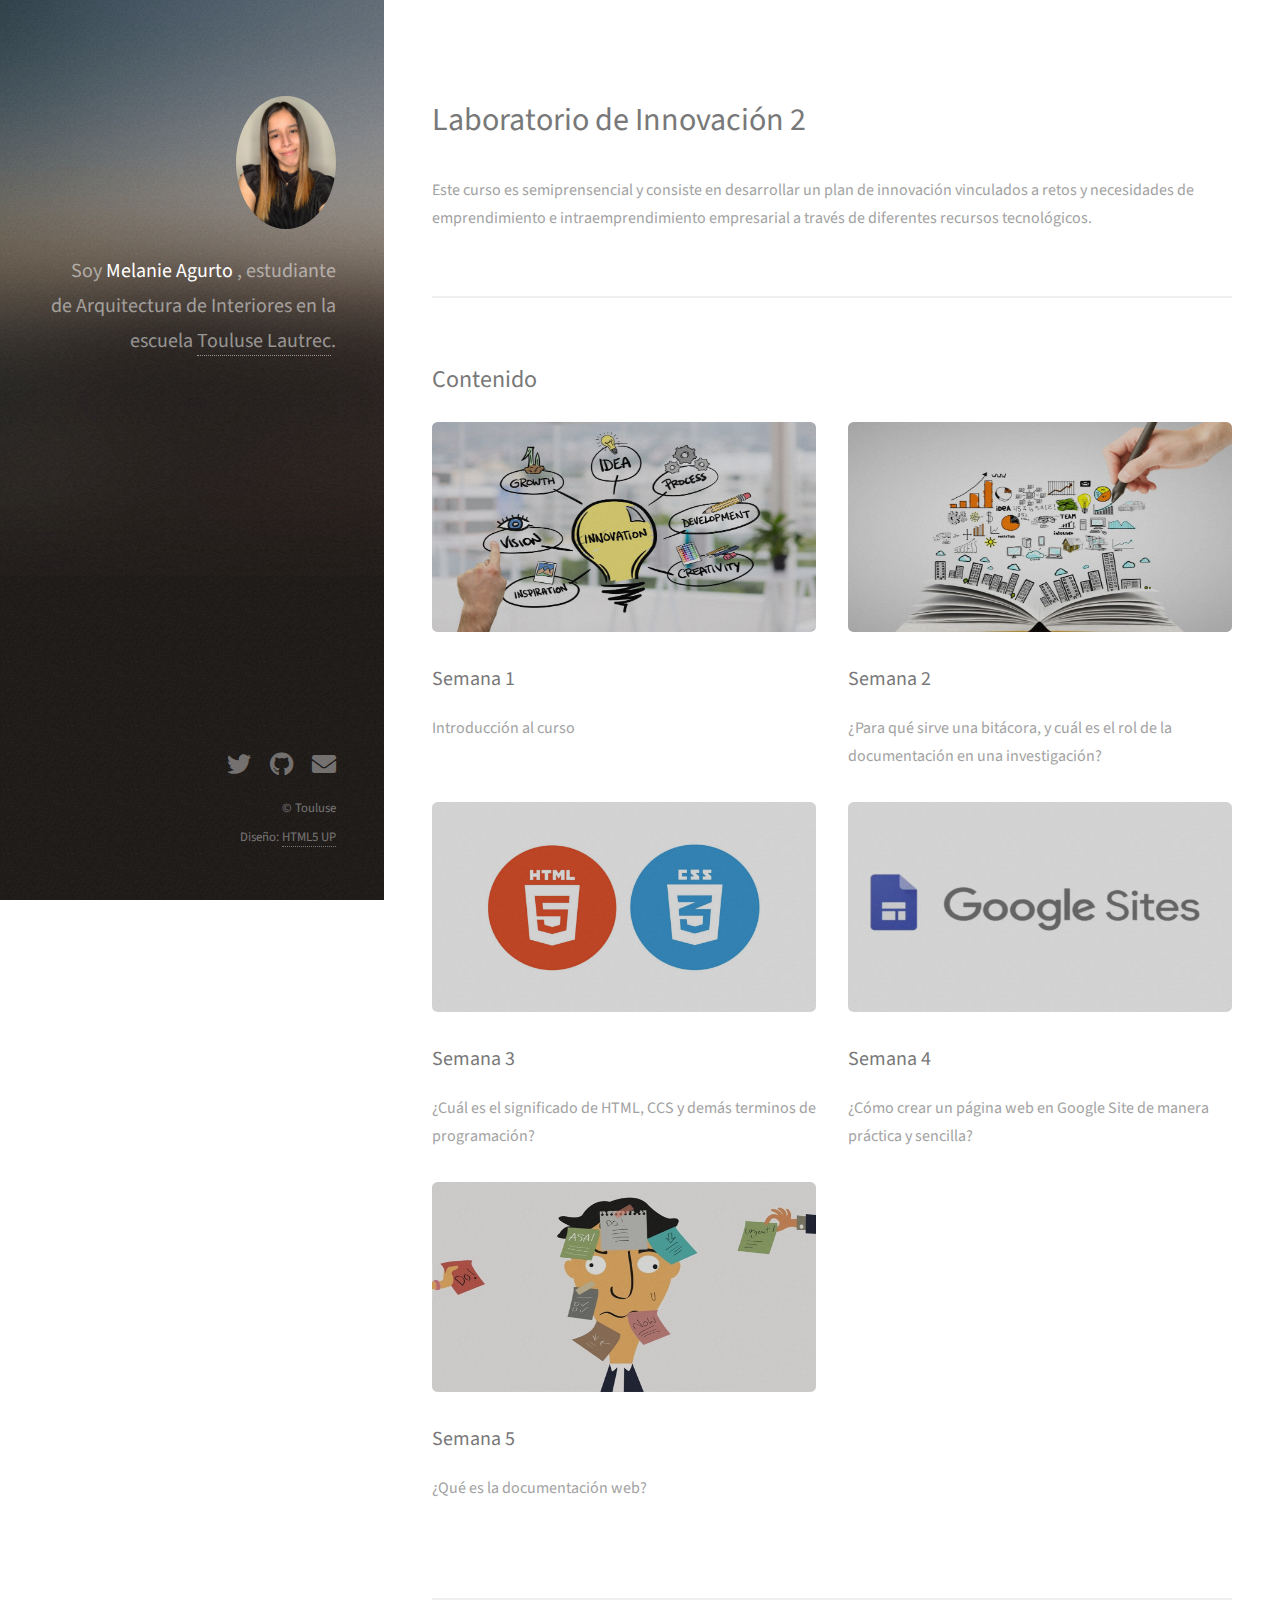
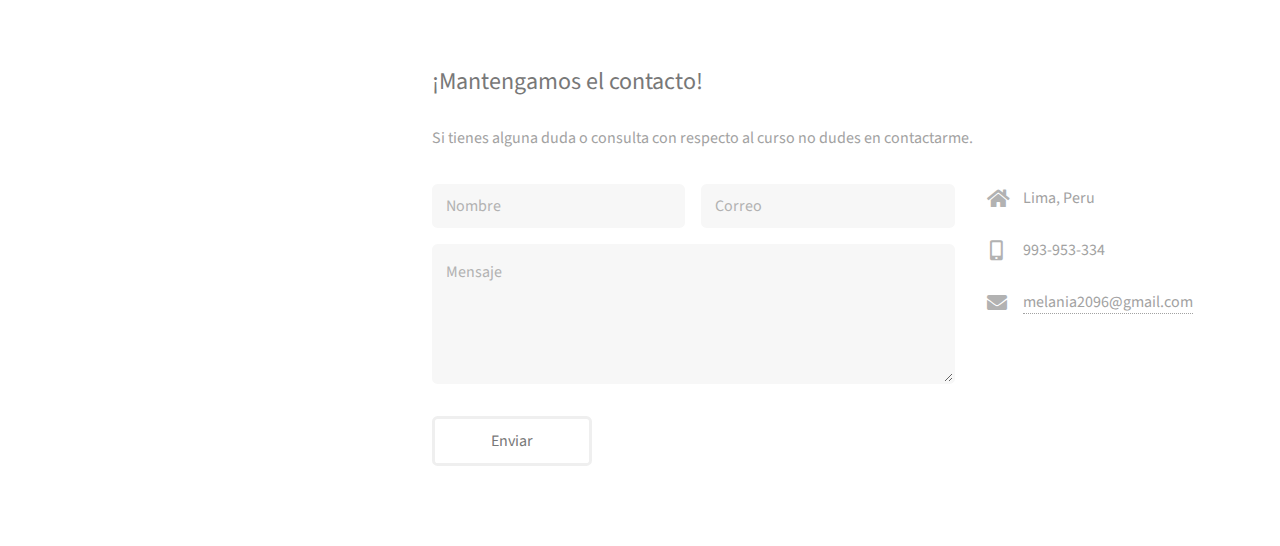
<file: index.html>
<!DOCTYPE HTML>
<!--
	Strata by HTML5 UP
	html5up.net | @ajlkn
	Free for personal and commercial use under the CCA 3.0 license (html5up.net/license)
-->
<html>
	<head>
		<title>Bitácora Melanie Agurto</title>
		<meta charset="utf-8" />
		<meta name="viewport" content="width=device-width, initial-scale=1, user-scalable=no" />
		<link rel="stylesheet" href="assets/css/main.css" />
	</head>
	<body class="is-preload">

		<!-- Header -->
			<header id="header">
				<div class="inner">
					<a href="#" class="image avatar"><img src="images/melanie_agurto.jpeg" alt="" /></a>
					<h1>Soy <strong>Melanie Agurto </strong>, estudiante de Arquitectura<br />
					de Interiores en la escuela<br />
					<a href="https://www.toulouselautrec.edu.pe/">Touluse Lautrec</a>.</h1>
				</div>
			</header>

		<!-- Main -->
			<div id="main">

				<!-- One -->
					<section id="one">
						<header class="major">
							<h2>Laboratorio de Innovación 2</h2>
						</header>
						<p>Este curso es semiprensencial y consiste en desarrollar un plan de innovación vinculados a retos y necesidades de emprendimiento e intraemprendimiento empresarial a través de diferentes recursos tecnológicos.</p>
					</section>

				<!-- Two -->
					<section id="two">
						<h2>Contenido</h2>
						<div class="row">
							<article class="col-6 col-12-xsmall">
								<a href="semana_1.html" class="image fit thumb"><img src="images/semana_1.jpeg" alt="" width="400" height="210"/></a>
								<h3>Semana 1</h3>
								<p>Introducción al curso</p>
							</article>
							<article class="col-6 col-12-xsmall">
								<a href="semana_2.html" class="image fit thumb"><img src="images/semana_2.jpeg" alt="" width="400" height="210" /></a>
								<h3>Semana 2</h3> 
								<p>¿Para qué sirve una bitácora, y cuál es el rol de la documentación en una investigación?</p>
							</article>
							<article class="col-6 col-12-xsmall">
								<a href="semana_3.html" class="image fit thumb"><img src="images/semana_3.jpeg" alt="" width="400" height="210"/></a>
								<h3>Semana 3</h3>
								<p>¿Cuál es el significado de  HTML, CCS y demás terminos de programación?</p>
							</article>
							<article class="col-6 col-12-xsmall">
								<a href="semana_4.html" class="image fit thumb"><img src="images/semana_4.webp" alt="" width="400" height="210"/></a>
								<h3>Semana 4</h3>
								<p>¿Cómo crear un página web en Google Site de manera práctica y sencilla?</p>
							</article>
							<article class="col-6 col-12-xsmall">
								<a href="semana_5.html" class="image fit thumb"><img src="images/semana_5.jpeg" alt="" width="400" height="210"/></a>
								<h3>Semana 5</h3>
								<p>¿Qué es la documentación web?</p>
							</article>
						</div>
						<!--
						<ul class="actions">
							<li><a href="#" class="button">Full Portfolio</a></li>
						</ul>-->
					</section>

				<!-- Three -->
					<section id="three">
						<h2>¡Mantengamos el contacto!</h2>
						<p>Si tienes alguna duda o consulta con respecto al curso no dudes en contactarme.</p>
						<div class="row">
							<div class="col-8 col-12-small">
								<form method="post" action="#">
									<div class="row gtr-uniform gtr-50">
										<div class="col-6 col-12-xsmall"><input type="text" name="name" id="name" placeholder="Nombre" /></div>
										<div class="col-6 col-12-xsmall"><input type="email" name="email" id="email" placeholder="Correo" /></div>
										<div class="col-12"><textarea name="message" id="message" placeholder="Mensaje" rows="4"></textarea></div>
									</div>
								</form>
								<ul class="actions">
									<li><input type="submit" value="Enviar" /></li>
								</ul>
							</div>
							<div class="col-4 col-12-small">
								<ul class="labeled-icons">
									<li>
										<h3 class="icon solid fa-home"><span class="label">Dirección</span></h3>
										Lima, Peru
									</li>
									<li>
										<h3 class="icon solid fa-mobile-alt"><span class="label">Celular</span></h3>
										993-953-334
									</li>
									<li>
										<h3 class="icon solid fa-envelope"><span class="label">Correo</span></h3>
										<a href="#">melania2096@gmail.com</a>
									</li>
								</ul>
							</div>
						</div>
					</section>
			</div>

		<!-- Footer -->
			<footer id="footer">
				<div class="inner">
					<ul class="icons">
						<li><a href="https://twitter.com/melanieagurto?s=21&t=Xu9DGWBJniN_WkPr0Iphvg" class="icon brands fa-twitter"><span class="label">Twitter</span></a></li>
						<li><a href="https://github.com/Melanie-Agurto/Taller-de-Innovacion-2" class="icon brands fa-github"><span class="label">Github</span></a></li>
						<li><a href="http://gmail.com" class="icon solid fa-envelope"><span class="label">Email</span></a></li>
					</ul>
					<ul class="copyright">
						<li>&copy; Touluse </li><li>Diseño: <a href="http://html5up.net">HTML5 UP</a></li>
					</ul>
				</div>
			</footer>

		<!-- Scripts -->
			<script src="assets/js/jquery.min.js"></script>
			<script src="assets/js/jquery.poptrox.min.js"></script>
			<script src="assets/js/browser.min.js"></script>
			<script src="assets/js/breakpoints.min.js"></script>
			<script src="assets/js/util.js"></script>
			<script src="assets/js/main.js"></script>

	</body>
</html>
</file>
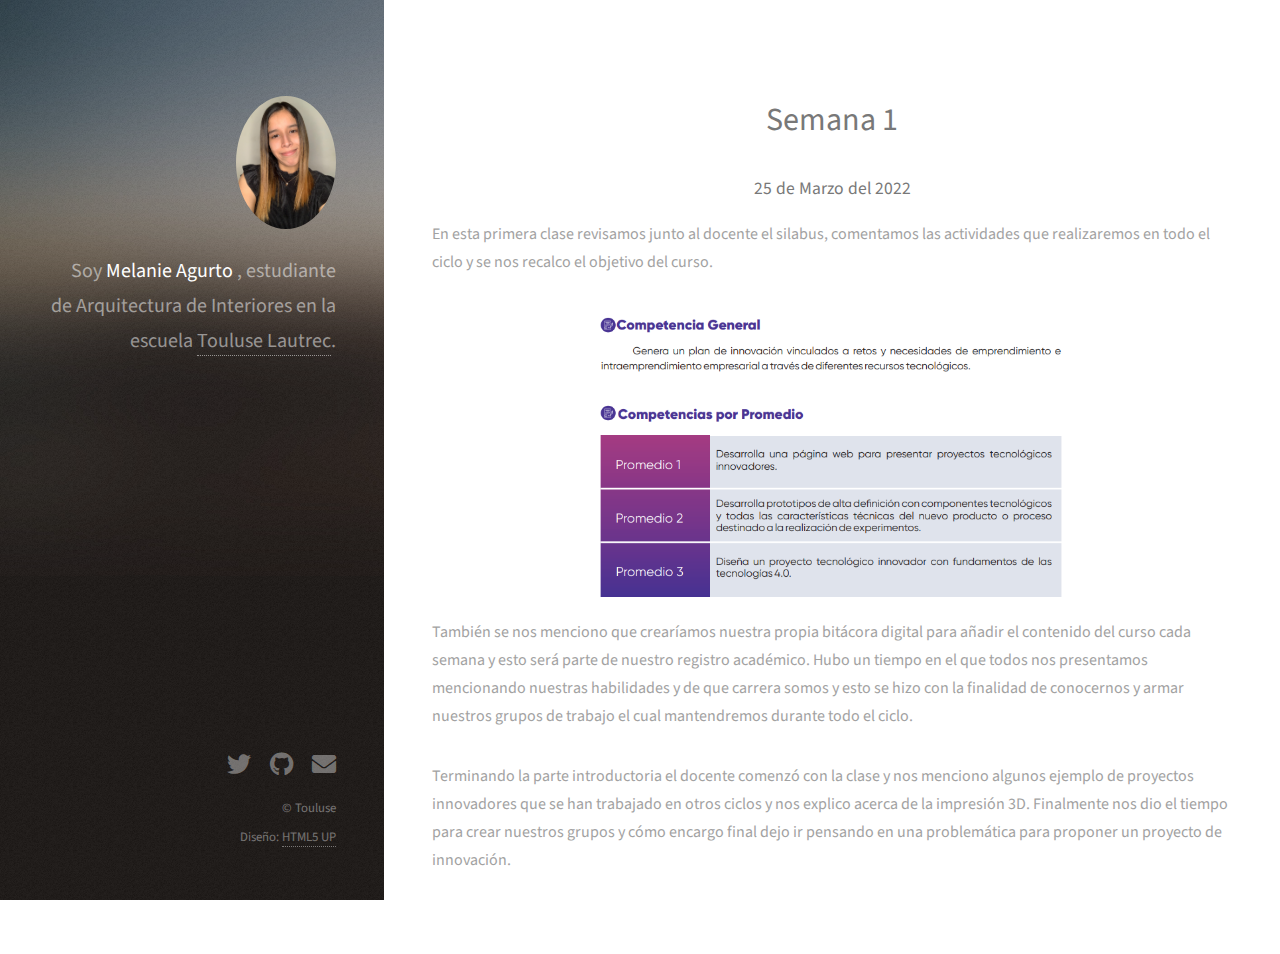
<file: semana_1.html>
<!DOCTYPE HTML>
<!--
	Phantom by HTML5 UP
	html5up.net | @ajlkn
	Free for personal and commercial use under the CCA 3.0 license (html5up.net/license)
-->
<html>
	<head>
		<title>Semana 1</title>
		<meta charset="utf-8" />
		<meta name="viewport" content="width=device-width, initial-scale=1, user-scalable=no" />
		<link rel="stylesheet" href="assets/css/main.css" />
	</head>
	<body class="is-preload">
		<!-- Wrapper -->
			<div id="wrapper">

				<!-- Header -->
				<header id="header">
					<div class="inner">
						<a href="#" class="image avatar"><img src="images/melanie_agurto.jpeg" alt="" /></a>
						<h1>Soy <strong>Melanie Agurto </strong>, estudiante de Arquitectura<br />
						de Interiores en la escuela<br />
						<a href="https://www.toulouselautrec.edu.pe/">Touluse Lautrec</a>.</h1>
					</div>
				</header>

				<!-- Main -->
					<div id="main">
						<div class="inner">
							<h1 style="text-align:center">Semana 1</h1>
							<h4 style="text-align:center">25 de Marzo del 2022</h4>
							<p>En esta primera clase revisamos junto al docente el silabus, comentamos las actividades que realizaremos en todo el ciclo y se nos recalco el objetivo del curso.</p>
							<img class = "img-centro" src="images/fulls/imagen_1.png" alt="" width="500" height="300"/>
							<p>También se nos menciono que crearíamos nuestra propia bitácora digital para añadir el contenido del curso cada semana y esto será parte de nuestro registro académico. Hubo un tiempo en el que todos nos presentamos mencionando nuestras habilidades y de que carrera somos y esto se hizo con la finalidad de conocernos y armar nuestros grupos de trabajo el cual mantendremos durante todo el ciclo.</p>
							<p>Terminando la parte introductoria el docente comenzó con la clase y nos menciono algunos ejemplo de proyectos innovadores que se han trabajado en otros ciclos y nos explico acerca de la impresión 3D.
								Finalmente nos dio el tiempo para crear nuestros grupos y cómo encargo final dejo ir pensando en una problemática para proponer un proyecto de innovación.</p>
						</div>
					</div>

				<!-- Footer -->
				<footer id="footer">
					<div class="inner">
						<ul class="icons">
							<li><a href="https://twitter.com/melanieagurto?s=21&t=Xu9DGWBJniN_WkPr0Iphvg" class="icon brands fa-twitter"><span class="label">Twitter</span></a></li>
							<li><a href="https://github.com/Melanie-Agurto/Taller-de-Innovacion-2" class="icon brands fa-github"><span class="label">Github</span></a></li>
							<li><a href="http://gmail.com" class="icon solid fa-envelope"><span class="label">Email</span></a></li>
						</ul>
						<ul class="copyright">
							<li>&copy; Touluse </li><li>Diseño: <a href="http://html5up.net">HTML5 UP</a></li>
						</ul>
					</div>
				</footer>
				</div>

		<!-- Scripts -->
			<script src="assets/js/jquery.min.js"></script>
			<script src="assets/js/browser.min.js"></script>
			<script src="assets/js/breakpoints.min.js"></script>
			<script src="assets/js/util.js"></script>
			<script src="assets/js/main.js"></script>

	</body>
</html>
</file>
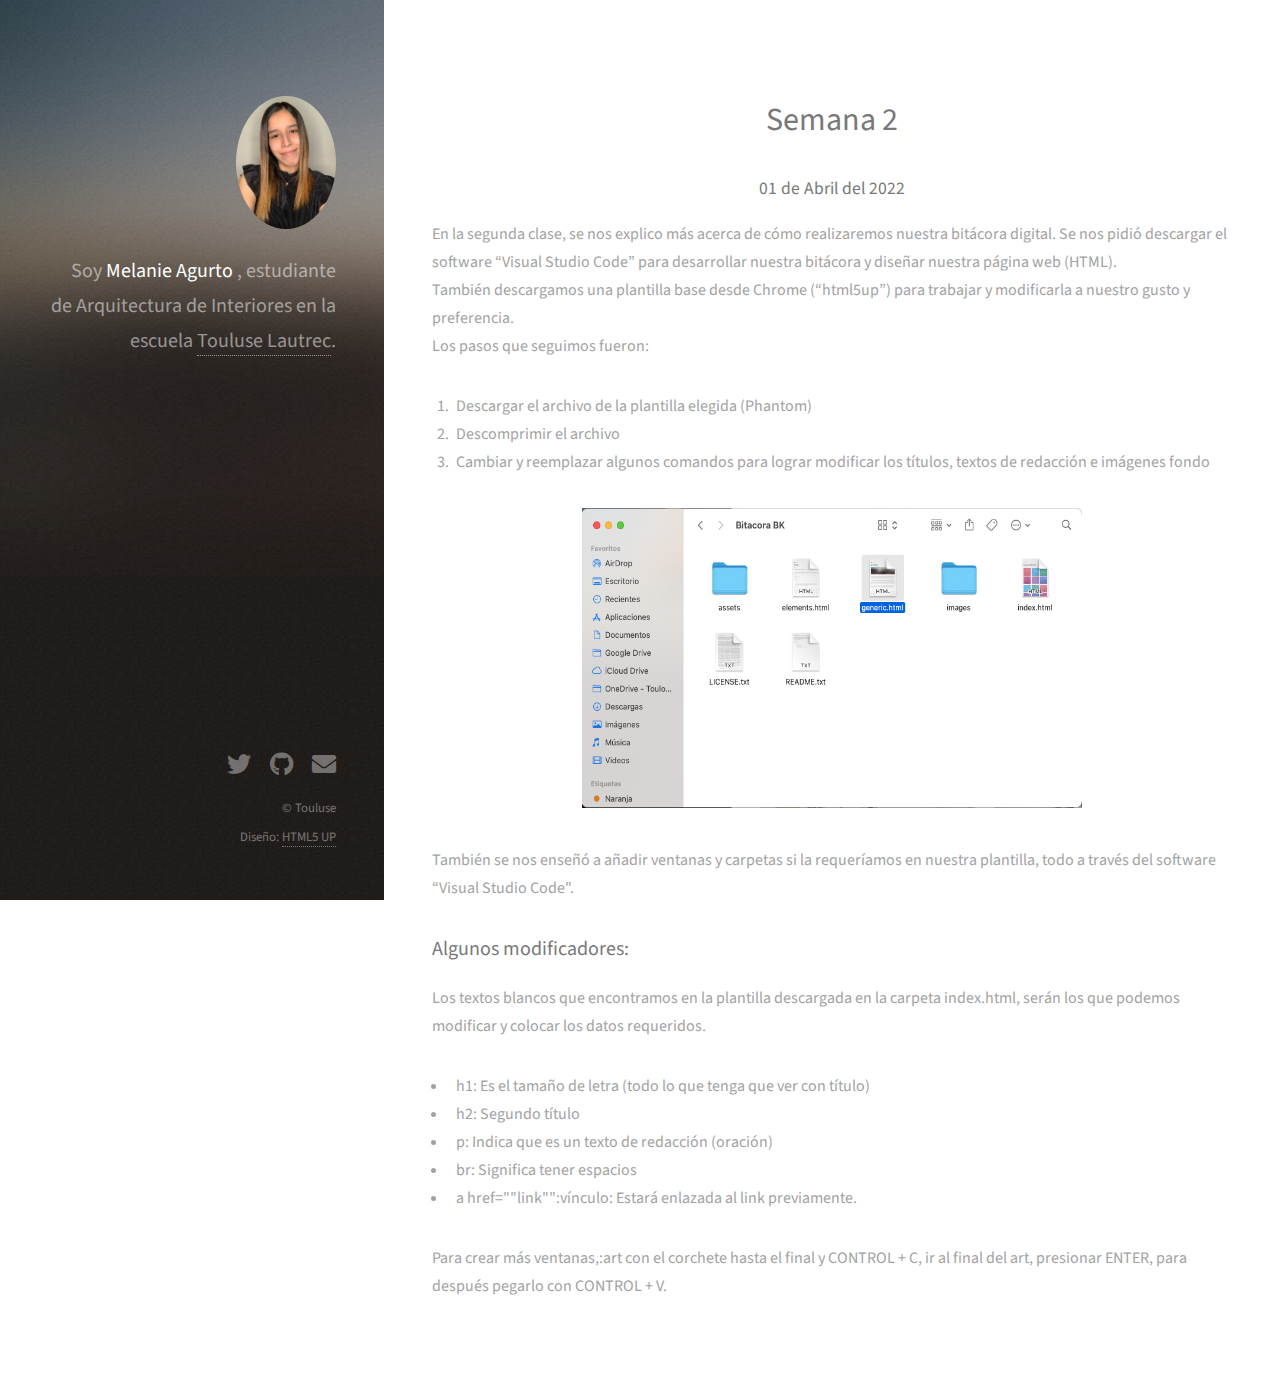
<file: semana_2.html>
<!DOCTYPE HTML>
<!--
	Phantom by HTML5 UP
	html5up.net | @ajlkn
	Free for personal and commercial use under the CCA 3.0 license (html5up.net/license)
-->
<html>
	<head>
		<title>Semana 2</title>
		<meta charset="utf-8" />
		<meta name="viewport" content="width=device-width, initial-scale=1, user-scalable=no" />
		<link rel="stylesheet" href="assets/css/main.css" />
	</head>
	<body class="is-preload">
		<!-- Wrapper -->
			<div id="wrapper">

				<!-- Header -->
				<header id="header">
					<div class="inner">
						<a href="#" class="image avatar"><img src="images/melanie_agurto.jpeg" alt="" /></a>
						<h1>Soy <strong>Melanie Agurto </strong>, estudiante de Arquitectura<br />
						de Interiores en la escuela<br />
						<a href="https://www.toulouselautrec.edu.pe/">Touluse Lautrec</a>.</h1>
					</div>
				</header>

				<!-- Main -->
					<div id="main">
						<div class="inner">
							<h1 style="text-align:center">Semana 2</h1>
							<h4 style="text-align:center">01 de Abril del 2022</h4>
							<p>En la segunda clase, se nos explico más acerca de cómo realizaremos nuestra bitácora digital. Se nos pidió descargar el software “Visual Studio Code” para desarrollar nuestra bitácora y diseñar nuestra página web (HTML).<br>
							También descargamos una plantilla base desde Chrome (“html5up”) para trabajar y modificarla a nuestro gusto y preferencia.
							<br>Los pasos que seguimos fueron:
							<ol>
								<li>Descargar el archivo de la plantilla elegida (Phantom)</li>
								<li>Descomprimir el archivo </li>
								<li>Cambiar y reemplazar algunos comandos para lograr modificar los títulos, textos de redacción e imágenes fondo</li>
							</ol>
							</p>
							<img class = "img-centro" src="images/fulls/imagen_2.png" alt="" width="500" height="300"/>
							<p><br>También se nos enseñó a añadir ventanas y carpetas si la requeríamos en nuestra plantilla, todo a través del software “Visual Studio Code".</p>
							<h3>Algunos modificadores:</h3>
							<p>Los textos blancos que encontramos en la plantilla descargada en la carpeta index.html, serán los que podemos modificar y colocar los datos requeridos.</p>
							<ul>
								<li>h1: Es el tamaño de letra (todo lo que tenga que ver con título)</li>
								<li>h2: Segundo título</li>
								<li>p: Indica que es un texto de redacción (oración)</li>
								<li>br: Significa tener espacios</li>
								<li>a href=""link"":vínculo: Estará enlazada al link previamente.</li>
							</ul>
							<p>Para crear más ventanas,:art con el corchete hasta el final y CONTROL + C, ir al final del art, presionar ENTER, para después pegarlo con CONTROL + V.</p>
						</div>
					</div>

				<!-- Footer -->
				<footer id="footer">
					<div class="inner">
						<ul class="icons">
							<li><a href="https://twitter.com/melanieagurto?s=21&t=Xu9DGWBJniN_WkPr0Iphvg" class="icon brands fa-twitter"><span class="label">Twitter</span></a></li>
							<li><a href="https://github.com/Melanie-Agurto/Taller-de-Innovacion-2" class="icon brands fa-github"><span class="label">Github</span></a></li>
							<li><a href="http://gmail.com" class="icon solid fa-envelope"><span class="label">Email</span></a></li>
						</ul>
						<ul class="copyright">
							<li>&copy; Touluse </li><li>Diseño: <a href="http://html5up.net">HTML5 UP</a></li>
						</ul>
					</div>
				</footer>
				</div>

		<!-- Scripts -->
			<script src="assets/js/jquery.min.js"></script>
			<script src="assets/js/browser.min.js"></script>
			<script src="assets/js/breakpoints.min.js"></script>
			<script src="assets/js/util.js"></script>
			<script src="assets/js/main.js"></script>

	</body>
</html>
</file>
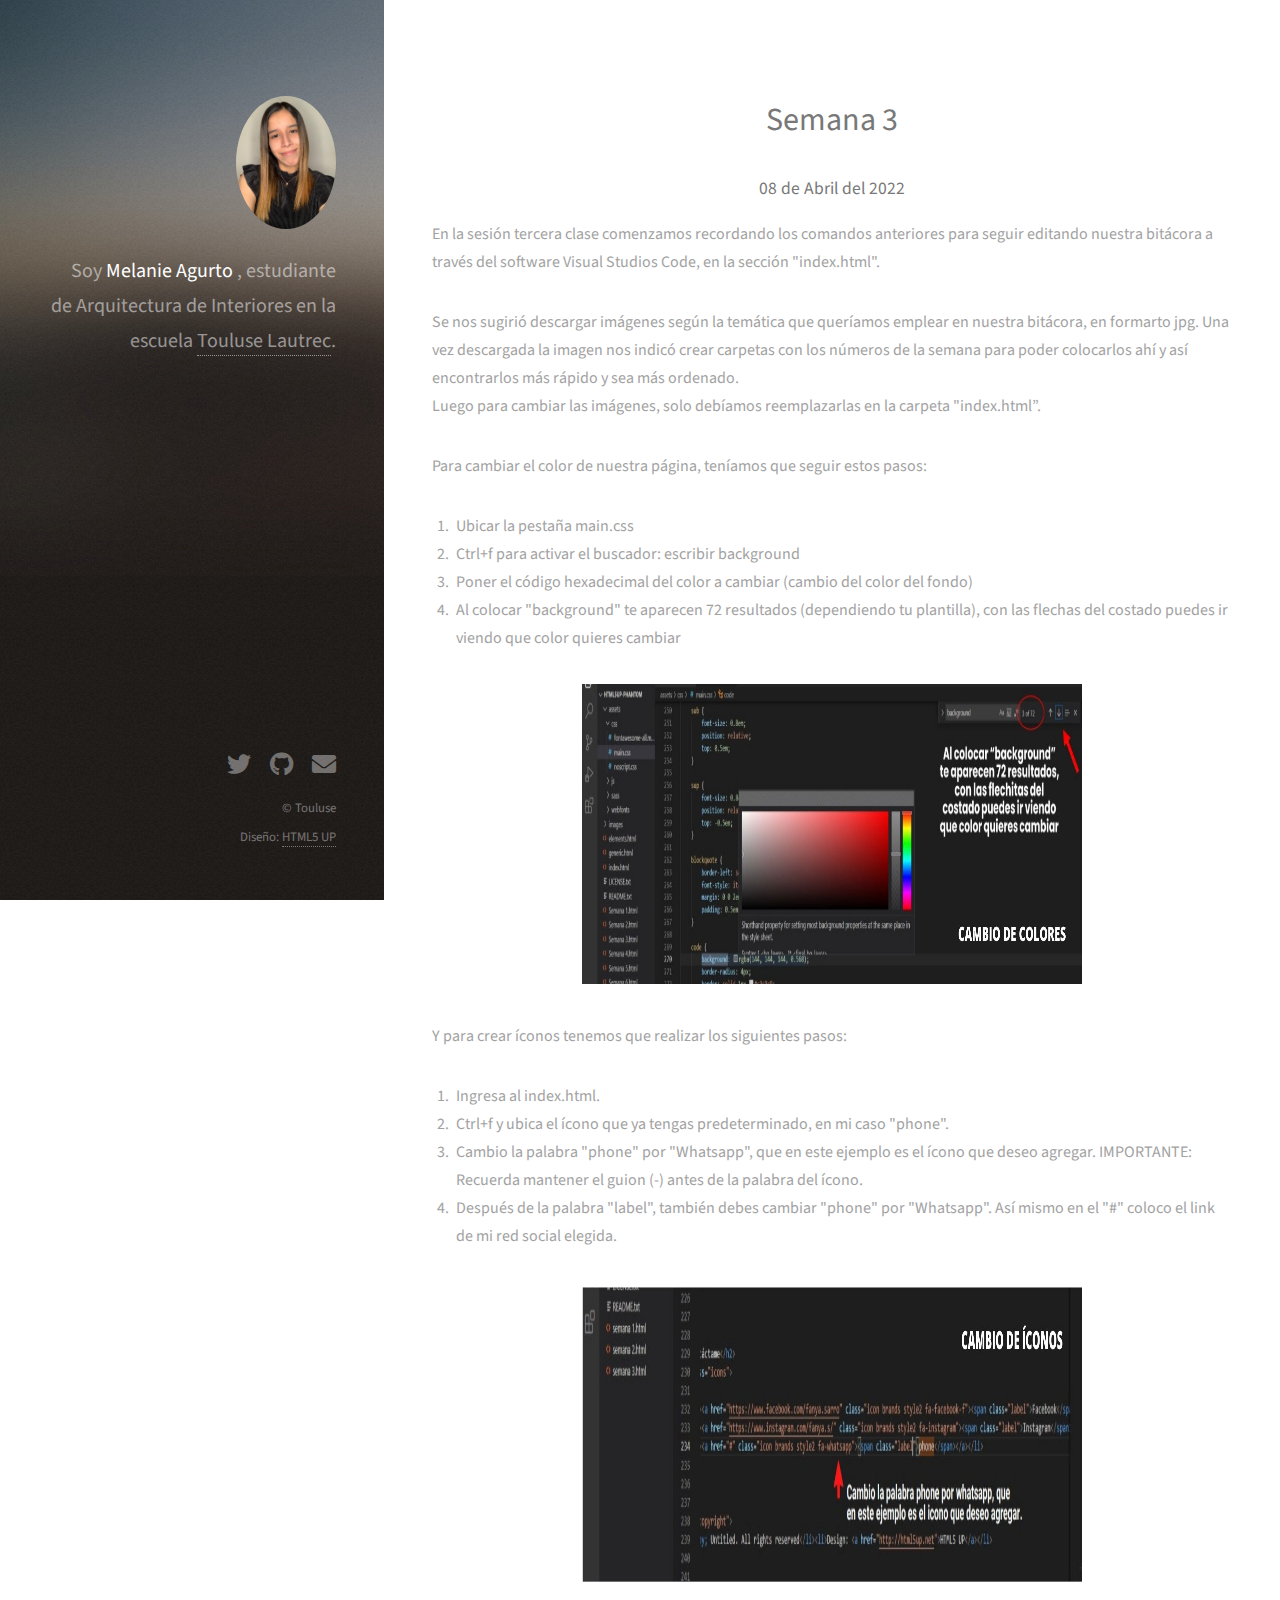
<file: semana_3.html>
<!DOCTYPE HTML>
<!--
	Phantom by HTML5 UP
	html5up.net | @ajlkn
	Free for personal and commercial use under the CCA 3.0 license (html5up.net/license)
-->
<html>
	<head>
		<title>Semana 3</title>
		<meta charset="utf-8" />
		<meta name="viewport" content="width=device-width, initial-scale=1, user-scalable=no" />
		<link rel="stylesheet" href="assets/css/main.css" />
	</head>
	<body class="is-preload">
		<!-- Wrapper -->
			<div id="wrapper">

				<!-- Header -->
				<header id="header">
					<div class="inner">
						<a href="#" class="image avatar"><img src="images/melanie_agurto.jpeg" alt="" /></a>
						<h1>Soy <strong>Melanie Agurto </strong>, estudiante de Arquitectura<br />
						de Interiores en la escuela<br />
						<a href="https://www.toulouselautrec.edu.pe/">Touluse Lautrec</a>.</h1>
					</div>
				</header>

				<!-- Main -->
					<div id="main">
						<div class="inner">
							<h1 style="text-align:center">Semana 3</h1>
							<h4 style="text-align:center">08 de Abril del 2022</h4>
							<p>En la sesión tercera clase comenzamos recordando los comandos anteriores para seguir editando nuestra bitácora a través del software Visual Studios Code, en la sección "index.html".</p>
							<p>Se nos sugirió descargar imágenes según la temática que queríamos emplear en nuestra bitácora, en formarto jpg. Una vez descargada la imagen nos indicó crear carpetas con los números de la semana para poder colocarlos ahí y así encontrarlos más rápido y sea más ordenado.<br>
							Luego para cambiar las imágenes, solo debíamos reemplazarlas en la carpeta "index.html”.</p>
							<p>Para cambiar el color de nuestra página, teníamos que seguir estos pasos:</p>
							<ol>
								<li>Ubicar la pestaña main.css</li>
								<li>Ctrl+f para activar el buscador: escribir background</li>
								<li>Poner el código hexadecimal del color a cambiar (cambio del color del fondo)</li>
								<li>Al colocar "background" te aparecen 72 resultados (dependiendo tu plantilla), con las flechas del costado puedes ir viendo que color quieres cambiar</li>
							</ol>
							<img class = "img-centro" src="images/fulls/imagen_3.jpeg" alt="" width="500" height="300"/>
							<p><br>Y para crear íconos tenemos que realizar los siguientes pasos:</p>
							<ol>
								<li>Ingresa al index.html.</li>
								<li>Ctrl+f y ubica el ícono que ya tengas predeterminado, en mi caso "phone".</li>
								<li>Cambio la palabra "phone" por "Whatsapp", que en este ejemplo es el ícono que deseo agregar. IMPORTANTE: Recuerda mantener el guion (-) antes de la palabra del ícono.</li>
								<li>Después de la palabra "label", también debes cambiar "phone" por "Whatsapp". Así mismo en el "#" coloco el link de mi red social elegida.</li>
							</ol>
							<img class = "img-centro" src="images/fulls/imagen_4.jpeg" alt="" width="500" height="300"/>
						</div>
					</div>

				<!-- Footer -->
				<footer id="footer">
					<div class="inner">
						<ul class="icons">
							<li><a href="https://twitter.com/melanieagurto?s=21&t=Xu9DGWBJniN_WkPr0Iphvg" class="icon brands fa-twitter"><span class="label">Twitter</span></a></li>
							<li><a href="https://github.com/Melanie-Agurto/Taller-de-Innovacion-2" class="icon brands fa-github"><span class="label">Github</span></a></li>
							<li><a href="http://gmail.com" class="icon solid fa-envelope"><span class="label">Email</span></a></li>
						</ul>
						<ul class="copyright">
							<li>&copy; Touluse </li><li>Diseño: <a href="http://html5up.net">HTML5 UP</a></li>
						</ul>
					</div>
				</footer>
				</div>

		<!-- Scripts -->
			<script src="assets/js/jquery.min.js"></script>
			<script src="assets/js/browser.min.js"></script>
			<script src="assets/js/breakpoints.min.js"></script>
			<script src="assets/js/util.js"></script>
			<script src="assets/js/main.js"></script>

	</body>
</html>
</file>
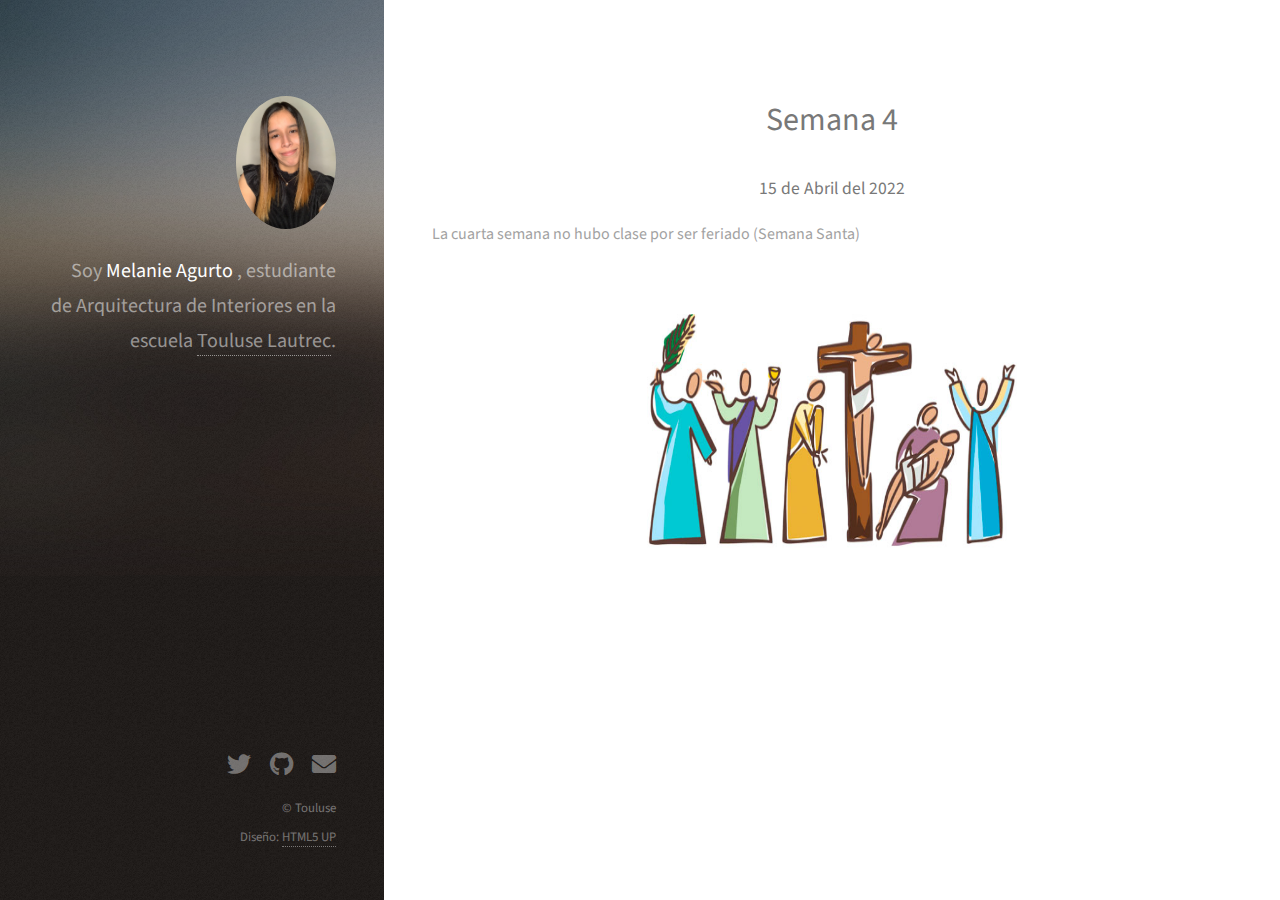
<file: semana_4.html>
<!DOCTYPE HTML>
<!--
	Phantom by HTML5 UP
	html5up.net | @ajlkn
	Free for personal and commercial use under the CCA 3.0 license (html5up.net/license)
-->
<html>
	<head>
		<title>Semana 4</title>
		<meta charset="utf-8" />
		<meta name="viewport" content="width=device-width, initial-scale=1, user-scalable=no" />
		<link rel="stylesheet" href="assets/css/main.css" />
	</head>
	<body class="is-preload">
		<!-- Wrapper -->
			<div id="wrapper">

				<!-- Header -->
				<header id="header">
					<div class="inner">
						<a href="#" class="image avatar"><img src="images/melanie_agurto.jpeg" alt="" /></a>
						<h1>Soy <strong>Melanie Agurto </strong>, estudiante de Arquitectura<br />
						de Interiores en la escuela<br />
						<a href="https://www.toulouselautrec.edu.pe/">Touluse Lautrec</a>.</h1>
					</div>
				</header>

				<!-- Main -->
					<div id="main">
						<div class="inner">
							<h1 style="text-align:center">Semana 4</h1>
							<h4 style="text-align:center">15 de Abril del 2022</h4>
							<p>La cuarta semana no hubo clase por ser feriado (Semana Santa)</p>
							<img class = "img-centro" src="images/fulls/imagen_5.jpeg" alt="" width="500" height="300"/>
						</div>
					</div>

				<!-- Footer -->
				<footer id="footer">
					<div class="inner">
						<ul class="icons">
							<li><a href="https://twitter.com/melanieagurto?s=21&t=Xu9DGWBJniN_WkPr0Iphvg" class="icon brands fa-twitter"><span class="label">Twitter</span></a></li>
							<li><a href="https://github.com/Melanie-Agurto/Taller-de-Innovacion-2" class="icon brands fa-github"><span class="label">Github</span></a></li>
							<li><a href="http://gmail.com" class="icon solid fa-envelope"><span class="label">Email</span></a></li>
						</ul>
						<ul class="copyright">
							<li>&copy; Touluse </li><li>Diseño: <a href="http://html5up.net">HTML5 UP</a></li>
						</ul>
					</div>
				</footer>
				</div>

		<!-- Scripts -->
			<script src="assets/js/jquery.min.js"></script>
			<script src="assets/js/browser.min.js"></script>
			<script src="assets/js/breakpoints.min.js"></script>
			<script src="assets/js/util.js"></script>
			<script src="assets/js/main.js"></script>

	</body>
</html>
</file>
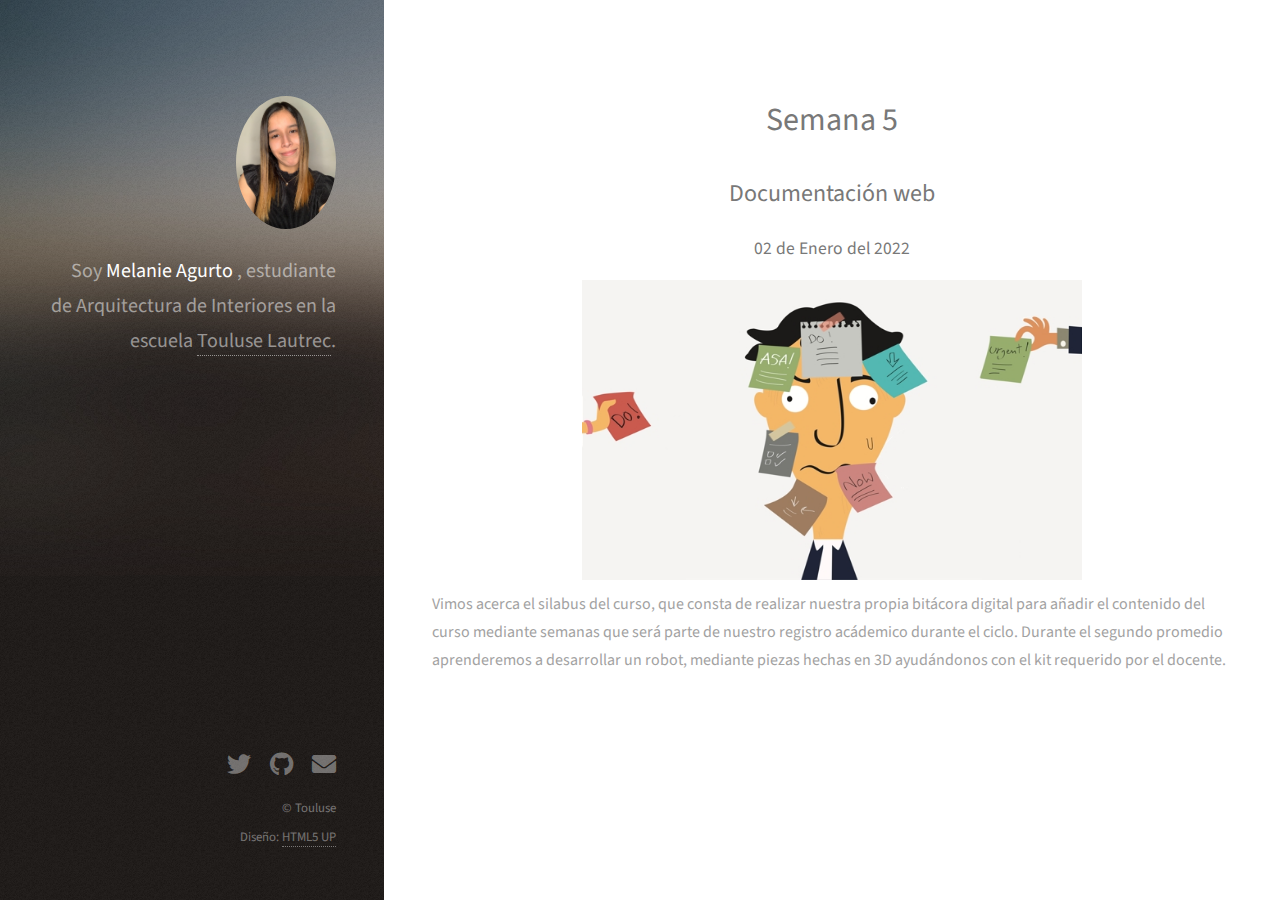
<file: semana_5.html>
<!DOCTYPE HTML>
<!--
	Phantom by HTML5 UP
	html5up.net | @ajlkn
	Free for personal and commercial use under the CCA 3.0 license (html5up.net/license)
-->
<html>
	<head>
		<title>Semana 5</title>
		<meta charset="utf-8" />
		<meta name="viewport" content="width=device-width, initial-scale=1, user-scalable=no" />
		<link rel="stylesheet" href="assets/css/main.css" />
	</head>
	<body class="is-preload">
		<!-- Wrapper -->
			<div id="wrapper">

				<!-- Header -->
				<header id="header">
					<div class="inner">
						<a href="#" class="image avatar"><img src="images/melanie_agurto.jpeg" alt="" /></a>
						<h1>Soy <strong>Melanie Agurto </strong>, estudiante de Arquitectura<br />
						de Interiores en la escuela<br />
						<a href="https://www.toulouselautrec.edu.pe/">Touluse Lautrec</a>.</h1>
					</div>
				</header>

				<!-- Main -->
					<div id="main">
						<div class="inner">
							<h1 style="text-align:center">Semana 5</h1>
							<h2 style="text-align:center">Documentación web </h2>
							<h4 style="text-align:center">02 de Enero del 2022</h4>
							<img class = "img-centro" src="images/semana_5.jpeg" alt="" width="500" height="300"/>
							<p>Vimos acerca el silabus del curso, que consta de realizar nuestra propia bitácora digital para añadir el contenido del curso mediante semanas que será parte de nuestro registro acádemico durante el ciclo. Durante el segundo promedio aprenderemos a desarrollar un robot, mediante piezas hechas en 3D ayudándonos con el kit requerido por el docente.</p>
						</div>
					</div>

				<!-- Footer -->
				<footer id="footer">
					<div class="inner">
						<ul class="icons">
							<li><a href="https://twitter.com/melanieagurto?s=21&t=Xu9DGWBJniN_WkPr0Iphvg" class="icon brands fa-twitter"><span class="label">Twitter</span></a></li>
							<li><a href="https://github.com/Melanie-Agurto/Taller-de-Innovacion-2" class="icon brands fa-github"><span class="label">Github</span></a></li>
							<li><a href="http://gmail.com" class="icon solid fa-envelope"><span class="label">Email</span></a></li>
						</ul>
						<ul class="copyright">
							<li>&copy; Touluse </li><li>Diseño: <a href="http://html5up.net">HTML5 UP</a></li>
						</ul>
					</div>
				</footer>
				</div>

		<!-- Scripts -->
			<script src="assets/js/jquery.min.js"></script>
			<script src="assets/js/browser.min.js"></script>
			<script src="assets/js/breakpoints.min.js"></script>
			<script src="assets/js/util.js"></script>
			<script src="assets/js/main.js"></script>

	</body>
</html>
</file>
<file: assets/css/main.css>
@import url("fontawesome-all.min.css");
@import url("https://fonts.googleapis.com/css?family=Source+Sans+Pro:400,400italic");

/*
	Strata by HTML5 UP
	html5up.net | @ajlkn
	Free for personal and commercial use under the CCA 3.0 license (html5up.net/license)
*/

html, body, div, span, applet, object,
iframe, h1, h2, h3, h4, h5, h6, p, blockquote,
pre, a, abbr, acronym, address, big, cite,
code, del, dfn, em, img, ins, kbd, q, s, samp,
small, strike, strong, sub, sup, tt, var, b,
u, i, center, dl, dt, dd, ol, ul, li, fieldset,
form, label, legend, table, caption, tbody,
tfoot, thead, tr, th, td, article, aside,
canvas, details, embed, figure, figcaption,
footer, header, hgroup, menu, nav, output, ruby,
section, summary, time, mark, audio, video {
	margin: 0;
	padding: 0;
	border: 0;
	font-size: 100%;
	font: inherit;
	vertical-align: baseline;}

article, aside, details, figcaption, figure,
footer, header, hgroup, menu, nav, section {
	display: block;}

body {
	line-height: 1;
}

ol, ul {
	list-style: none;
}

blockquote, q {
	quotes: none;
}

	blockquote:before, blockquote:after, q:before, q:after {
		content: '';
		content: none;
	}

table {
	border-collapse: collapse;
	border-spacing: 0;
}

body {
	-webkit-text-size-adjust: none;
}

mark {
	background-color: transparent;
	color: inherit;
}

input::-moz-focus-inner {
	border: 0;
	padding: 0;
}

input, select, textarea {
	-moz-appearance: none;
	-webkit-appearance: none;
	-ms-appearance: none;
	appearance: none;
}

/* Basic */

	html {
		box-sizing: border-box;
	}

	*, *:before, *:after {
		box-sizing: inherit;
	}

	body {
		background: rgb(255, 255, 255);
	}

		body.is-preload *, body.is-preload *:before, body.is-preload *:after {
			-moz-animation: none !important;
			-webkit-animation: none !important;
			-ms-animation: none !important;
			animation: none !important;
			-moz-transition: none !important;
			-webkit-transition: none !important;
			-ms-transition: none !important;
			transition: none !important;
		}

	body, input, select, textarea {
		color: #a2a2a2;
		font-family: "Source Sans Pro", Helvetica, sans-serif;
		font-size: 16pt;
		font-weight: 400;
		line-height: 1.75em;
	}

	a {
		-moz-transition: color 0.2s ease-in-out, border-color 0.2s ease-in-out;
		-webkit-transition: color 0.2s ease-in-out, border-color 0.2s ease-in-out;
		-ms-transition: color 0.2s ease-in-out, border-color 0.2s ease-in-out;
		transition: color 0.2s ease-in-out, border-color 0.2s ease-in-out;
		border-bottom: dotted 1px;
		color: #49bf9d;
		text-decoration: none;
	}

		a:hover {
			border-bottom-color: transparent;
			color: #49bf9d !important;
			text-decoration: none;
		}

	strong, b {
		color: #787878;
		font-weight: 400;
	}

	em, i {
		font-style: italic;
	}

	p {
		margin: 0 0 2em 0;
	}

	h1, h2, h3, h4, h5, h6 {
		color: #787878;
		font-weight: 400;
		line-height: 1em;
		margin: 0 0 1em 0;
	}

		h1 a, h2 a, h3 a, h4 a, h5 a, h6 a {
			color: inherit;
			text-decoration: none;
		}

	h1 {
		font-size: 2em;
		line-height: 1.5em;
	}

	h2 {
		font-size: 1.5em;
		line-height: 1.5em;
	}

	h3 {
		font-size: 1.25em;
		line-height: 1.5em;
	}

	h4 {
		font-size: 1.1em;
		line-height: 1.5em;
	}

	h5 {
		font-size: 0.9em;
		line-height: 1.5em;
	}

	h6 {
		font-size: 0.7em;
		line-height: 1.5em;
	}

	sub {
		font-size: 0.8em;
		position: relative;
		top: 0.5em;
	}

	sup {
		font-size: 0.8em;
		position: relative;
		top: -0.5em;
	}

	hr {
		border: 0;
		border-bottom: solid 2px #efefef;
		margin: 2em 0;
	}

		hr.major {
			margin: 3em 0;
		}

	blockquote {
		border-left: solid 6px #efefef;
		font-style: italic;
		margin: 0 0 2em 0;
		padding: 0.5em 0 0.5em 1.5em;
	}

	code {
		background: #f7f7f7;
		border-radius: 0.35em;
		border: solid 2px #efefef;
		font-family: "Courier New", monospace;
		font-size: 0.9em;
		margin: 0 0.25em;
		padding: 0.25em 0.65em;
	}

	pre {
		-webkit-overflow-scrolling: touch;
		font-family: "Courier New", monospace;
		font-size: 0.9em;
		margin: 0 0 2em 0;
	}

		pre code {
			display: block;
			line-height: 1.75em;
			padding: 1em 1.5em;
			overflow-x: auto;
		}

	.align-left {
		text-align: left;
	}

	.align-center {
		text-align: center;
	}

	.align-right {
		text-align: right;
	}

/* Container */

	.container {
		margin: 0 auto;
		max-width: calc(100% - 4em);
		width: 100%;
	}

		.container.xsmall {
			width: 25%;
		}

		.container.small {
			width: 50%;
		}

		.container.medium {
			width: 75%;
		}

		.container.large {
			width: 125%;
		}

		.container.xlarge {
			width: 150%;
		}

		.container.max {
			width: 100%;
		}

		@media screen and (max-width: 980px) {

			.container {
				width: 100% !important;
				max-width: 100% !important;
			}

		}

		@media screen and (max-width: 480px) {

			.container {
				max-width: calc(100% - 3em);
			}

		}

/* Row */

	.row {
		display: flex;
		flex-wrap: wrap;
		box-sizing: border-box;
		align-items: stretch;
	}

		.row > * {
			box-sizing: border-box;
		}

		.row.gtr-uniform > * > :last-child {
			margin-bottom: 0;
		}

		.row.aln-left {
			justify-content: flex-start;
		}

		.row.aln-center {
			justify-content: center;
		}

		.row.aln-right {
			justify-content: flex-end;
		}

		.row.aln-top {
			align-items: flex-start;
		}

		.row.aln-middle {
			align-items: center;
		}

		.row.aln-bottom {
			align-items: flex-end;
		}

		.row > .imp {
			order: -1;
		}

		.row > .col-1 {
			width: 8.33333%;
		}

		.row > .off-1 {
			margin-left: 8.33333%;
		}

		.row > .col-2 {
			width: 16.66667%;
		}

		.row > .off-2 {
			margin-left: 16.66667%;
		}

		.row > .col-3 {
			width: 25%;
		}

		.row > .off-3 {
			margin-left: 25%;
		}

		.row > .col-4 {
			width: 33.33333%;
		}

		.row > .off-4 {
			margin-left: 33.33333%;
		}

		.row > .col-5 {
			width: 41.66667%;
		}

		.row > .off-5 {
			margin-left: 41.66667%;
		}

		.row > .col-6 {
			width: 50%;
		}

		.row > .off-6 {
			margin-left: 50%;
		}

		.row > .col-7 {
			width: 58.33333%;
		}

		.row > .off-7 {
			margin-left: 58.33333%;
		}

		.row > .col-8 {
			width: 66.66667%;
		}

		.row > .off-8 {
			margin-left: 66.66667%;
		}

		.row > .col-9 {
			width: 75%;
		}

		.row > .off-9 {
			margin-left: 75%;
		}

		.row > .col-10 {
			width: 83.33333%;
		}

		.row > .off-10 {
			margin-left: 83.33333%;
		}

		.row > .col-11 {
			width: 91.66667%;
		}

		.row > .off-11 {
			margin-left: 91.66667%;
		}

		.row > .col-12 {
			width: 100%;
		}

		.row > .off-12 {
			margin-left: 100%;
		}

		.row.gtr-0 {
			margin-top: 0;
			margin-left: 0em;
		}

			.row.gtr-0 > * {
				padding: 0 0 0 0em;
			}

			.row.gtr-0.gtr-uniform {
				margin-top: 0em;
			}

				.row.gtr-0.gtr-uniform > * {
					padding-top: 0em;
				}

		.row.gtr-25 {
			margin-top: 0;
			margin-left: -0.625em;
		}

			.row.gtr-25 > * {
				padding: 0 0 0 0.625em;
			}

			.row.gtr-25.gtr-uniform {
				margin-top: -0.625em;
			}

				.row.gtr-25.gtr-uniform > * {
					padding-top: 0.625em;
				}

		.row.gtr-50 {
			margin-top: 0;
			margin-left: -1.25em;
		}

			.row.gtr-50 > * {
				padding: 0 0 0 1.25em;
			}

			.row.gtr-50.gtr-uniform {
				margin-top: -1.25em;
			}

				.row.gtr-50.gtr-uniform > * {
					padding-top: 1.25em;
				}

		.row {
			margin-top: 0;
			margin-left: -2.5em;
		}

			.row > * {
				padding: 0 0 0 2.5em;
			}

			.row.gtr-uniform {
				margin-top: -2.5em;
			}

				.row.gtr-uniform > * {
					padding-top: 2.5em;
				}

		.row.gtr-150 {
			margin-top: 0;
			margin-left: -3.75em;
		}

			.row.gtr-150 > * {
				padding: 0 0 0 3.75em;
			}

			.row.gtr-150.gtr-uniform {
				margin-top: -3.75em;
			}

				.row.gtr-150.gtr-uniform > * {
					padding-top: 3.75em;
				}

		.row.gtr-200 {
			margin-top: 0;
			margin-left: -5em;
		}

			.row.gtr-200 > * {
				padding: 0 0 0 5em;
			}

			.row.gtr-200.gtr-uniform {
				margin-top: -5em;
			}

				.row.gtr-200.gtr-uniform > * {
					padding-top: 5em;
				}

		@media screen and (max-width: 1800px) {

			.row {
				display: flex;
				flex-wrap: wrap;
				box-sizing: border-box;
				align-items: stretch;
			}

				.row > * {
					box-sizing: border-box;
				}

				.row.gtr-uniform > * > :last-child {
					margin-bottom: 0;
				}

				.row.aln-left {
					justify-content: flex-start;
				}

				.row.aln-center {
					justify-content: center;
				}

				.row.aln-right {
					justify-content: flex-end;
				}

				.row.aln-top {
					align-items: flex-start;
				}

				.row.aln-middle {
					align-items: center;
				}

				.row.aln-bottom {
					align-items: flex-end;
				}

				.row > .imp-xlarge {
					order: -1;
				}

				.row > .col-1-xlarge {
					width: 8.33333%;
				}

				.row > .off-1-xlarge {
					margin-left: 8.33333%;
				}

				.row > .col-2-xlarge {
					width: 16.66667%;
				}

				.row > .off-2-xlarge {
					margin-left: 16.66667%;
				}

				.row > .col-3-xlarge {
					width: 25%;
				}

				.row > .off-3-xlarge {
					margin-left: 25%;
				}

				.row > .col-4-xlarge {
					width: 33.33333%;
				}

				.row > .off-4-xlarge {
					margin-left: 33.33333%;
				}

				.row > .col-5-xlarge {
					width: 41.66667%;
				}

				.row > .off-5-xlarge {
					margin-left: 41.66667%;
				}

				.row > .col-6-xlarge {
					width: 50%;
				}

				.row > .off-6-xlarge {
					margin-left: 50%;
				}

				.row > .col-7-xlarge {
					width: 58.33333%;
				}

				.row > .off-7-xlarge {
					margin-left: 58.33333%;
				}

				.row > .col-8-xlarge {
					width: 66.66667%;
				}

				.row > .off-8-xlarge {
					margin-left: 66.66667%;
				}

				.row > .col-9-xlarge {
					width: 75%;
				}

				.row > .off-9-xlarge {
					margin-left: 75%;
				}

				.row > .col-10-xlarge {
					width: 83.33333%;
				}

				.row > .off-10-xlarge {
					margin-left: 83.33333%;
				}

				.row > .col-11-xlarge {
					width: 91.66667%;
				}

				.row > .off-11-xlarge {
					margin-left: 91.66667%;
				}

				.row > .col-12-xlarge {
					width: 100%;
				}

				.row > .off-12-xlarge {
					margin-left: 100%;
				}

				.row.gtr-0 {
					margin-top: 0;
					margin-left: 0em;
				}

					.row.gtr-0 > * {
						padding: 0 0 0 0em;
					}

					.row.gtr-0.gtr-uniform {
						margin-top: 0em;
					}

						.row.gtr-0.gtr-uniform > * {
							padding-top: 0em;
						}

				.row.gtr-25 {
					margin-top: 0;
					margin-left: -0.625em;
				}

					.row.gtr-25 > * {
						padding: 0 0 0 0.625em;
					}

					.row.gtr-25.gtr-uniform {
						margin-top: -0.625em;
					}

						.row.gtr-25.gtr-uniform > * {
							padding-top: 0.625em;
						}

				.row.gtr-50 {
					margin-top: 0;
					margin-left: -1.25em;
				}

					.row.gtr-50 > * {
						padding: 0 0 0 1.25em;
					}

					.row.gtr-50.gtr-uniform {
						margin-top: -1.25em;
					}

						.row.gtr-50.gtr-uniform > * {
							padding-top: 1.25em;
						}

				.row {
					margin-top: 0;
					margin-left: -2.5em;
				}

					.row > * {
						padding: 0 0 0 2.5em;
					}

					.row.gtr-uniform {
						margin-top: -2.5em;
					}

						.row.gtr-uniform > * {
							padding-top: 2.5em;
						}

				.row.gtr-150 {
					margin-top: 0;
					margin-left: -3.75em;
				}

					.row.gtr-150 > * {
						padding: 0 0 0 3.75em;
					}

					.row.gtr-150.gtr-uniform {
						margin-top: -3.75em;
					}

						.row.gtr-150.gtr-uniform > * {
							padding-top: 3.75em;
						}

				.row.gtr-200 {
					margin-top: 0;
					margin-left: -5em;
				}

					.row.gtr-200 > * {
						padding: 0 0 0 5em;
					}

					.row.gtr-200.gtr-uniform {
						margin-top: -5em;
					}

						.row.gtr-200.gtr-uniform > * {
							padding-top: 5em;
						}

		}

		@media screen and (max-width: 1280px) {

			.row {
				display: flex;
				flex-wrap: wrap;
				box-sizing: border-box;
				align-items: stretch;
			}

				.row > * {
					box-sizing: border-box;
				}

				.row.gtr-uniform > * > :last-child {
					margin-bottom: 0;
				}

				.row.aln-left {
					justify-content: flex-start;
				}

				.row.aln-center {
					justify-content: center;
				}

				.row.aln-right {
					justify-content: flex-end;
				}

				.row.aln-top {
					align-items: flex-start;
				}

				.row.aln-middle {
					align-items: center;
				}

				.row.aln-bottom {
					align-items: flex-end;
				}

				.row > .imp-large {
					order: -1;
				}

				.row > .col-1-large {
					width: 8.33333%;
				}

				.row > .off-1-large {
					margin-left: 8.33333%;
				}

				.row > .col-2-large {
					width: 16.66667%;
				}

				.row > .off-2-large {
					margin-left: 16.66667%;
				}

				.row > .col-3-large {
					width: 25%;
				}

				.row > .off-3-large {
					margin-left: 25%;
				}

				.row > .col-4-large {
					width: 33.33333%;
				}

				.row > .off-4-large {
					margin-left: 33.33333%;
				}

				.row > .col-5-large {
					width: 41.66667%;
				}

				.row > .off-5-large {
					margin-left: 41.66667%;
				}

				.row > .col-6-large {
					width: 50%;
				}

				.row > .off-6-large {
					margin-left: 50%;
				}

				.row > .col-7-large {
					width: 58.33333%;
				}

				.row > .off-7-large {
					margin-left: 58.33333%;
				}

				.row > .col-8-large {
					width: 66.66667%;
				}

				.row > .off-8-large {
					margin-left: 66.66667%;
				}

				.row > .col-9-large {
					width: 75%;
				}

				.row > .off-9-large {
					margin-left: 75%;
				}

				.row > .col-10-large {
					width: 83.33333%;
				}

				.row > .off-10-large {
					margin-left: 83.33333%;
				}

				.row > .col-11-large {
					width: 91.66667%;
				}

				.row > .off-11-large {
					margin-left: 91.66667%;
				}

				.row > .col-12-large {
					width: 100%;
				}

				.row > .off-12-large {
					margin-left: 100%;
				}

				.row.gtr-0 {
					margin-top: 0;
					margin-left: 0em;
				}

					.row.gtr-0 > * {
						padding: 0 0 0 0em;
					}

					.row.gtr-0.gtr-uniform {
						margin-top: 0em;
					}

						.row.gtr-0.gtr-uniform > * {
							padding-top: 0em;
						}

				.row.gtr-25 {
					margin-top: 0;
					margin-left: -0.5em;
				}

					.row.gtr-25 > * {
						padding: 0 0 0 0.5em;
					}

					.row.gtr-25.gtr-uniform {
						margin-top: -0.5em;
					}

						.row.gtr-25.gtr-uniform > * {
							padding-top: 0.5em;
						}

				.row.gtr-50 {
					margin-top: 0;
					margin-left: -1em;
				}

					.row.gtr-50 > * {
						padding: 0 0 0 1em;
					}

					.row.gtr-50.gtr-uniform {
						margin-top: -1em;
					}

						.row.gtr-50.gtr-uniform > * {
							padding-top: 1em;
						}

				.row {
					margin-top: 0;
					margin-left: -2em;
				}

					.row > * {
						padding: 0 0 0 2em;
					}

					.row.gtr-uniform {
						margin-top: -2em;
					}

						.row.gtr-uniform > * {
							padding-top: 2em;
						}

				.row.gtr-150 {
					margin-top: 0;
					margin-left: -3em;
				}

					.row.gtr-150 > * {
						padding: 0 0 0 3em;
					}

					.row.gtr-150.gtr-uniform {
						margin-top: -3em;
					}

						.row.gtr-150.gtr-uniform > * {
							padding-top: 3em;
						}

				.row.gtr-200 {
					margin-top: 0;
					margin-left: -4em;
				}

					.row.gtr-200 > * {
						padding: 0 0 0 4em;
					}

					.row.gtr-200.gtr-uniform {
						margin-top: -4em;
					}

						.row.gtr-200.gtr-uniform > * {
							padding-top: 4em;
						}

		}

		@media screen and (max-width: 980px) {

			.row {
				display: flex;
				flex-wrap: wrap;
				box-sizing: border-box;
				align-items: stretch;
			}

				.row > * {
					box-sizing: border-box;
				}

				.row.gtr-uniform > * > :last-child {
					margin-bottom: 0;
				}

				.row.aln-left {
					justify-content: flex-start;
				}

				.row.aln-center {
					justify-content: center;
				}

				.row.aln-right {
					justify-content: flex-end;
				}

				.row.aln-top {
					align-items: flex-start;
				}

				.row.aln-middle {
					align-items: center;
				}

				.row.aln-bottom {
					align-items: flex-end;
				}

				.row > .imp-medium {
					order: -1;
				}

				.row > .col-1-medium {
					width: 8.33333%;
				}

				.row > .off-1-medium {
					margin-left: 8.33333%;
				}

				.row > .col-2-medium {
					width: 16.66667%;
				}

				.row > .off-2-medium {
					margin-left: 16.66667%;
				}

				.row > .col-3-medium {
					width: 25%;
				}

				.row > .off-3-medium {
					margin-left: 25%;
				}

				.row > .col-4-medium {
					width: 33.33333%;
				}

				.row > .off-4-medium {
					margin-left: 33.33333%;
				}

				.row > .col-5-medium {
					width: 41.66667%;
				}

				.row > .off-5-medium {
					margin-left: 41.66667%;
				}

				.row > .col-6-medium {
					width: 50%;
				}

				.row > .off-6-medium {
					margin-left: 50%;
				}

				.row > .col-7-medium {
					width: 58.33333%;
				}

				.row > .off-7-medium {
					margin-left: 58.33333%;
				}

				.row > .col-8-medium {
					width: 66.66667%;
				}

				.row > .off-8-medium {
					margin-left: 66.66667%;
				}

				.row > .col-9-medium {
					width: 75%;
				}

				.row > .off-9-medium {
					margin-left: 75%;
				}

				.row > .col-10-medium {
					width: 83.33333%;
				}

				.row > .off-10-medium {
					margin-left: 83.33333%;
				}

				.row > .col-11-medium {
					width: 91.66667%;
				}

				.row > .off-11-medium {
					margin-left: 91.66667%;
				}

				.row > .col-12-medium {
					width: 100%;
				}

				.row > .off-12-medium {
					margin-left: 100%;
				}

				.row.gtr-0 {
					margin-top: 0;
					margin-left: 0em;
				}

					.row.gtr-0 > * {
						padding: 0 0 0 0em;
					}

					.row.gtr-0.gtr-uniform {
						margin-top: 0em;
					}

						.row.gtr-0.gtr-uniform > * {
							padding-top: 0em;
						}

				.row.gtr-25 {
					margin-top: 0;
					margin-left: -0.5em;
				}

					.row.gtr-25 > * {
						padding: 0 0 0 0.5em;
					}

					.row.gtr-25.gtr-uniform {
						margin-top: -0.5em;
					}

						.row.gtr-25.gtr-uniform > * {
							padding-top: 0.5em;
						}

				.row.gtr-50 {
					margin-top: 0;
					margin-left: -1em;
				}

					.row.gtr-50 > * {
						padding: 0 0 0 1em;
					}

					.row.gtr-50.gtr-uniform {
						margin-top: -1em;
					}

						.row.gtr-50.gtr-uniform > * {
							padding-top: 1em;
						}

				.row {
					margin-top: 0;
					margin-left: -2em;
				}

					.row > * {
						padding: 0 0 0 2em;
					}

					.row.gtr-uniform {
						margin-top: -2em;
					}

						.row.gtr-uniform > * {
							padding-top: 2em;
						}

				.row.gtr-150 {
					margin-top: 0;
					margin-left: -3em;
				}

					.row.gtr-150 > * {
						padding: 0 0 0 3em;
					}

					.row.gtr-150.gtr-uniform {
						margin-top: -3em;
					}

						.row.gtr-150.gtr-uniform > * {
							padding-top: 3em;
						}

				.row.gtr-200 {
					margin-top: 0;
					margin-left: -4em;
				}

					.row.gtr-200 > * {
						padding: 0 0 0 4em;
					}

					.row.gtr-200.gtr-uniform {
						margin-top: -4em;
					}

						.row.gtr-200.gtr-uniform > * {
							padding-top: 4em;
						}

		}

		@media screen and (max-width: 736px) {

			.row {
				display: flex;
				flex-wrap: wrap;
				box-sizing: border-box;
				align-items: stretch;
			}

				.row > * {
					box-sizing: border-box;
				}

				.row.gtr-uniform > * > :last-child {
					margin-bottom: 0;
				}

				.row.aln-left {
					justify-content: flex-start;
				}

				.row.aln-center {
					justify-content: center;
				}

				.row.aln-right {
					justify-content: flex-end;
				}

				.row.aln-top {
					align-items: flex-start;
				}

				.row.aln-middle {
					align-items: center;
				}

				.row.aln-bottom {
					align-items: flex-end;
				}

				.row > .imp-small {
					order: -1;
				}

				.row > .col-1-small {
					width: 8.33333%;
				}

				.row > .off-1-small {
					margin-left: 8.33333%;
				}

				.row > .col-2-small {
					width: 16.66667%;
				}

				.row > .off-2-small {
					margin-left: 16.66667%;
				}

				.row > .col-3-small {
					width: 25%;
				}

				.row > .off-3-small {
					margin-left: 25%;
				}

				.row > .col-4-small {
					width: 33.33333%;
				}

				.row > .off-4-small {
					margin-left: 33.33333%;
				}

				.row > .col-5-small {
					width: 41.66667%;
				}

				.row > .off-5-small {
					margin-left: 41.66667%;
				}

				.row > .col-6-small {
					width: 50%;
				}

				.row > .off-6-small {
					margin-left: 50%;
				}

				.row > .col-7-small {
					width: 58.33333%;
				}

				.row > .off-7-small {
					margin-left: 58.33333%;
				}

				.row > .col-8-small {
					width: 66.66667%;
				}

				.row > .off-8-small {
					margin-left: 66.66667%;
				}

				.row > .col-9-small {
					width: 75%;
				}

				.row > .off-9-small {
					margin-left: 75%;
				}

				.row > .col-10-small {
					width: 83.33333%;
				}

				.row > .off-10-small {
					margin-left: 83.33333%;
				}

				.row > .col-11-small {
					width: 91.66667%;
				}

				.row > .off-11-small {
					margin-left: 91.66667%;
				}

				.row > .col-12-small {
					width: 100%;
				}

				.row > .off-12-small {
					margin-left: 100%;
				}

				.row.gtr-0 {
					margin-top: 0;
					margin-left: 0em;
				}

					.row.gtr-0 > * {
						padding: 0 0 0 0em;
					}

					.row.gtr-0.gtr-uniform {
						margin-top: 0em;
					}

						.row.gtr-0.gtr-uniform > * {
							padding-top: 0em;
						}

				.row.gtr-25 {
					margin-top: 0;
					margin-left: -0.375em;
				}

					.row.gtr-25 > * {
						padding: 0 0 0 0.375em;
					}

					.row.gtr-25.gtr-uniform {
						margin-top: -0.375em;
					}

						.row.gtr-25.gtr-uniform > * {
							padding-top: 0.375em;
						}

				.row.gtr-50 {
					margin-top: 0;
					margin-left: -0.75em;
				}

					.row.gtr-50 > * {
						padding: 0 0 0 0.75em;
					}

					.row.gtr-50.gtr-uniform {
						margin-top: -0.75em;
					}

						.row.gtr-50.gtr-uniform > * {
							padding-top: 0.75em;
						}

				.row {
					margin-top: 0;
					margin-left: -1.5em;
				}

					.row > * {
						padding: 0 0 0 1.5em;
					}

					.row.gtr-uniform {
						margin-top: -1.5em;
					}

						.row.gtr-uniform > * {
							padding-top: 1.5em;
						}

				.row.gtr-150 {
					margin-top: 0;
					margin-left: -2.25em;
				}

					.row.gtr-150 > * {
						padding: 0 0 0 2.25em;
					}

					.row.gtr-150.gtr-uniform {
						margin-top: -2.25em;
					}

						.row.gtr-150.gtr-uniform > * {
							padding-top: 2.25em;
						}

				.row.gtr-200 {
					margin-top: 0;
					margin-left: -3em;
				}

					.row.gtr-200 > * {
						padding: 0 0 0 3em;
					}

					.row.gtr-200.gtr-uniform {
						margin-top: -3em;
					}

						.row.gtr-200.gtr-uniform > * {
							padding-top: 3em;
						}

		}

		@media screen and (max-width: 480px) {

			.row {
				display: flex;
				flex-wrap: wrap;
				box-sizing: border-box;
				align-items: stretch;
			}

				.row > * {
					box-sizing: border-box;
				}

				.row.gtr-uniform > * > :last-child {
					margin-bottom: 0;
				}

				.row.aln-left {
					justify-content: flex-start;
				}

				.row.aln-center {
					justify-content: center;
				}

				.row.aln-right {
					justify-content: flex-end;
				}

				.row.aln-top {
					align-items: flex-start;
				}

				.row.aln-middle {
					align-items: center;
				}

				.row.aln-bottom {
					align-items: flex-end;
				}

				.row > .imp-xsmall {
					order: -1;
				}

				.row > .col-1-xsmall {
					width: 8.33333%;
				}

				.row > .off-1-xsmall {
					margin-left: 8.33333%;
				}

				.row > .col-2-xsmall {
					width: 16.66667%;
				}

				.row > .off-2-xsmall {
					margin-left: 16.66667%;
				}

				.row > .col-3-xsmall {
					width: 25%;
				}

				.row > .off-3-xsmall {
					margin-left: 25%;
				}

				.row > .col-4-xsmall {
					width: 33.33333%;
				}

				.row > .off-4-xsmall {
					margin-left: 33.33333%;
				}

				.row > .col-5-xsmall {
					width: 41.66667%;
				}

				.row > .off-5-xsmall {
					margin-left: 41.66667%;
				}

				.row > .col-6-xsmall {
					width: 50%;
				}

				.row > .off-6-xsmall {
					margin-left: 50%;
				}

				.row > .col-7-xsmall {
					width: 58.33333%;
				}

				.row > .off-7-xsmall {
					margin-left: 58.33333%;
				}

				.row > .col-8-xsmall {
					width: 66.66667%;
				}

				.row > .off-8-xsmall {
					margin-left: 66.66667%;
				}

				.row > .col-9-xsmall {
					width: 75%;
				}

				.row > .off-9-xsmall {
					margin-left: 75%;
				}

				.row > .col-10-xsmall {
					width: 83.33333%;
				}

				.row > .off-10-xsmall {
					margin-left: 83.33333%;
				}

				.row > .col-11-xsmall {
					width: 91.66667%;
				}

				.row > .off-11-xsmall {
					margin-left: 91.66667%;
				}

				.row > .col-12-xsmall {
					width: 100%;
				}

				.row > .off-12-xsmall {
					margin-left: 100%;
				}

				.row.gtr-0 {
					margin-top: 0;
					margin-left: 0em;
				}

					.row.gtr-0 > * {
						padding: 0 0 0 0em;
					}

					.row.gtr-0.gtr-uniform {
						margin-top: 0em;
					}

						.row.gtr-0.gtr-uniform > * {
							padding-top: 0em;
						}

				.row.gtr-25 {
					margin-top: 0;
					margin-left: -0.375em;
				}

					.row.gtr-25 > * {
						padding: 0 0 0 0.375em;
					}

					.row.gtr-25.gtr-uniform {
						margin-top: -0.375em;
					}

						.row.gtr-25.gtr-uniform > * {
							padding-top: 0.375em;
						}

				.row.gtr-50 {
					margin-top: 0;
					margin-left: -0.75em;
				}

					.row.gtr-50 > * {
						padding: 0 0 0 0.75em;
					}

					.row.gtr-50.gtr-uniform {
						margin-top: -0.75em;
					}

						.row.gtr-50.gtr-uniform > * {
							padding-top: 0.75em;
						}

				.row {
					margin-top: 0;
					margin-left: -1.5em;
				}

					.row > * {
						padding: 0 0 0 1.5em;
					}

					.row.gtr-uniform {
						margin-top: -1.5em;
					}

						.row.gtr-uniform > * {
							padding-top: 1.5em;
						}

				.row.gtr-150 {
					margin-top: 0;
					margin-left: -2.25em;
				}

					.row.gtr-150 > * {
						padding: 0 0 0 2.25em;
					}

					.row.gtr-150.gtr-uniform {
						margin-top: -2.25em;
					}

						.row.gtr-150.gtr-uniform > * {
							padding-top: 2.25em;
						}

				.row.gtr-200 {
					margin-top: 0;
					margin-left: -3em;
				}

					.row.gtr-200 > * {
						padding: 0 0 0 3em;
					}

					.row.gtr-200.gtr-uniform {
						margin-top: -3em;
					}

						.row.gtr-200.gtr-uniform > * {
							padding-top: 3em;
						}

		}

/* Section/Article */

	section.special, article.special {
		text-align: center;
	}

	header p {
		color: #b2b2b2;
		position: relative;
		margin: 0 0 1.5em 0;
	}

	header h2 + p {
		font-size: 1.25em;
		margin-top: -1em;
		line-height: 1.5em;
	}

	header h3 + p {
		font-size: 1.1em;
		margin-top: -0.8em;
		line-height: 1.5em;
	}

	header h4 + p,
	header h5 + p,
	header h6 + p {
		font-size: 0.9em;
		margin-top: -0.6em;
		line-height: 1.5em;
	}

	header.major h2 {
		font-size: 2em;
	}

/* Form */

	form {
		margin: 0 0 2em 0;
	}

	label {
		color: #787878;
		display: block;
		font-size: 0.9em;
		font-weight: 400;
		margin: 0 0 1em 0;
	}

	input[type="text"],
	input[type="password"],
	input[type="email"],
	select,
	textarea {
		-moz-appearance: none;
		-webkit-appearance: none;
		-ms-appearance: none;
		appearance: none;
		background: #f7f7f7;
		border-radius: 0.35em;
		border: solid 2px transparent;
		color: inherit;
		display: block;
		outline: 0;
		padding: 0 0.75em;
		text-decoration: none;
		width: 100%;
	}

		input[type="text"]:invalid,
		input[type="password"]:invalid,
		input[type="email"]:invalid,
		select:invalid,
		textarea:invalid {
			box-shadow: none;
		}

		input[type="text"]:focus,
		input[type="password"]:focus,
		input[type="email"]:focus,
		select:focus,
		textarea:focus {
			border-color: #49bf9d;
		}

	select {
		background-image: url("data:image/svg+xml;charset=utf8,%3Csvg xmlns='http://www.w3.org/2000/svg' width='40' height='40' preserveAspectRatio='none' viewBox='0 0 40 40'%3E%3Cpath d='M9.4,12.3l10.4,10.4l10.4-10.4c0.2-0.2,0.5-0.4,0.9-0.4c0.3,0,0.6,0.1,0.9,0.4l3.3,3.3c0.2,0.2,0.4,0.5,0.4,0.9 c0,0.4-0.1,0.6-0.4,0.9L20.7,31.9c-0.2,0.2-0.5,0.4-0.9,0.4c-0.3,0-0.6-0.1-0.9-0.4L4.3,17.3c-0.2-0.2-0.4-0.5-0.4-0.9 c0-0.4,0.1-0.6,0.4-0.9l3.3-3.3c0.2-0.2,0.5-0.4,0.9-0.4S9.1,12.1,9.4,12.3z' fill='%23dfdfdf' /%3E%3C/svg%3E");
		background-size: 1.25rem;
		background-repeat: no-repeat;
		background-position: calc(100% - 1rem) center;
		height: 2.75em;
		padding-right: 2.75em;
		text-overflow: ellipsis;
	}

		select option {
			color: #787878;
			background: #fff;
		}

		select:focus::-ms-value {
			background-color: transparent;
		}

		select::-ms-expand {
			display: none;
		}

	input[type="text"],
	input[type="password"],
	input[type="email"],
	select {
		height: 2.75em;
	}

	textarea {
		padding: 0.75em;
	}

	input[type="checkbox"],
	input[type="radio"] {
		-moz-appearance: none;
		-webkit-appearance: none;
		-ms-appearance: none;
		appearance: none;
		display: block;
		float: left;
		margin-right: -2em;
		opacity: 0;
		width: 1em;
		z-index: -1;
	}

		input[type="checkbox"] + label,
		input[type="radio"] + label {
			text-decoration: none;
			color: #a2a2a2;
			cursor: pointer;
			display: inline-block;
			font-size: 1em;
			font-weight: 400;
			padding-left: 2.4em;
			padding-right: 0.75em;
			position: relative;
		}

			input[type="checkbox"] + label:before,
			input[type="radio"] + label:before {
				-moz-osx-font-smoothing: grayscale;
				-webkit-font-smoothing: antialiased;
				display: inline-block;
				font-style: normal;
				font-variant: normal;
				text-rendering: auto;
				line-height: 1;
				text-transform: none !important;
				font-family: 'Font Awesome 5 Free';
				font-weight: 900;
			}

			input[type="checkbox"] + label:before,
			input[type="radio"] + label:before {
				background: #f7f7f7;
				border-radius: 0.35em;
				border: solid 2px transparent;
				content: '';
				display: inline-block;
				font-size: 0.8em;
				height: 2.0625em;
				left: 0;
				line-height: 1.85625em;
				position: absolute;
				text-align: center;
				top: 0;
				width: 2.0625em;
			}

		input[type="checkbox"]:checked + label:before,
		input[type="radio"]:checked + label:before {
			background: #787878;
			border-color: #787878;
			color: #fff;
			content: '\f00c';
		}

		input[type="checkbox"]:focus + label:before,
		input[type="radio"]:focus + label:before {
			border-color: #49bf9d;
		}

	input[type="checkbox"] + label:before {
		border-radius: 0.35em;
	}

	input[type="radio"] + label:before {
		border-radius: 100%;
	}

	::-webkit-input-placeholder {
		color: #b2b2b2 !important;
		opacity: 1.0;
	}

	:-moz-placeholder {
		color: #b2b2b2 !important;
		opacity: 1.0;
	}

	::-moz-placeholder {
		color: #b2b2b2 !important;
		opacity: 1.0;
	}

	:-ms-input-placeholder {
		color: #b2b2b2 !important;
		opacity: 1.0;
	}

/* Box */

	.box {
		border-radius: 0.35em;
		border: solid 2px #efefef;
		margin-bottom: 2em;
		padding: 1.5em;
	}

		.box > :last-child,
		.box > :last-child > :last-child,
		.box > :last-child > :last-child > :last-child {
			margin-bottom: 0;
		}

		.box.alt {
			border: 0;
			border-radius: 0;
			padding: 0;
		}

/* Icon */

	.icon {
		text-decoration: none;
		border-bottom: none;
		position: relative;
	}

		.icon:before {
			-moz-osx-font-smoothing: grayscale;
			-webkit-font-smoothing: antialiased;
			display: inline-block;
			font-style: normal;
			font-variant: normal;
			text-rendering: auto;
			line-height: 1;
			text-transform: none !important;
			font-family: 'Font Awesome 5 Free';
			font-weight: 400;
		}

		.icon > .label {
			display: none;
		}

		.icon:before {
			line-height: inherit;
		}

		.icon.solid:before {
			font-weight: 900;
		}

		.icon.brands:before {
			font-family: 'Font Awesome 5 Brands';
		}

/* Image */

	.image {
		border-radius: 0.35em;
		border: 0;
		display: inline-block;
		position: relative;
	}

		.image:before {
			-moz-transition: opacity 0.2s ease-in-out;
			-webkit-transition: opacity 0.2s ease-in-out;
			-ms-transition: opacity 0.2s ease-in-out;
			transition: opacity 0.2s ease-in-out;
			background: url("images/overlay.png");
			border-radius: 0.35em;
			content: '';
			display: block;
			height: 100%;
			left: 0;
			opacity: 0.5;
			position: absolute;
			top: 0;
			width: 100%;
		}

		.image.thumb {
			text-align: center;
		}

			.image.thumb:after {
				-moz-transition: opacity 0.2s ease-in-out;
				-webkit-transition: opacity 0.2s ease-in-out;
				-ms-transition: opacity 0.2s ease-in-out;
				transition: opacity 0.2s ease-in-out;
				border-radius: 0.35em;
				border: solid 3px rgba(255, 255, 255, 0.5);
				color: #fff;
				content: 'Ver';
				display: inline-block;
				font-size: 0.8em;
				font-weight: 400;
				left: 50%;
				line-height: 2.25em;
				margin: -1.25em 0 0 -3em;
				opacity: 0;
				padding: 0 1.5em;
				position: absolute;
				text-align: center;
				text-decoration: none;
				top: 50%;
				white-space: nowrap;
			}

			.image.thumb:hover:after {
				opacity: 1.0;
			}

			.image.thumb:hover:before {
				background: url("images/overlay.png"), url("images/overlay.png");
				opacity: 1.0;
			}

		.image img {
			border-radius: 0.35em;
			display: block;
		}

		.image.left {
			float: left;
			margin: 0 1.5em 1em 0;
			top: 0.25em;
		}

		.image.right {
			float: right;
			margin: 0 0 1em 1.5em;
			top: 0.25em;
		}

		.image.left, .image.right {
			max-width: 40%;
		}

			.image.left img, .image.right img {
				width: 100%;
			}

		.image.fit {
			display: block;
			margin: 0 0 2em 0;
			width: 100%;
		}

			.image.fit img {
				width: 100%;
			}

		.image.avatar {
			border-radius: 100%;
		}

			.image.avatar:before {
				display: none;
			}

			.image.avatar img {
				border-radius: 100%;
				width: 100%;
			}
		.img-centro {
			margin: 10px auto 10px;
			display: block;
			}

/* List */

	ol {
		list-style: decimal;
		margin: 0 0 2em 0;
		padding-left: 1.25em;
	}

		ol li {
			padding-left: 0.25em;
		}

	ul {
		list-style: disc;
		margin: 0 0 2em 0;
		padding-left: 1em;
	}

		ul li {
			padding-left: 0.5em;
		}

		ul.alt {
			list-style: none;
			padding-left: 0;
		}

			ul.alt li {
				border-top: solid 2px #efefef;
				padding: 0.5em 0;
			}

				ul.alt li:first-child {
					border-top: 0;
					padding-top: 0;
				}

	dl {
		margin: 0 0 2em 0;
	}

/* Icons */

	ul.icons {
		cursor: default;
		list-style: none;
		padding-left: 0;
	}

		ul.icons li {
			display: inline-block;
			padding: 0 1em 0 0;
		}

			ul.icons li:last-child {
				padding-right: 0;
			}

			ul.icons li .icon:before {
				font-size: 1.5em;
			}

/* Labeled Icons */

	ul.labeled-icons {
		list-style: none;
		padding: 0;
	}

		ul.labeled-icons li {
			line-height: 1.75em;
			margin: 1.5em 0 0 0;
			padding-left: 2.25em;
			position: relative;
		}

			ul.labeled-icons li:first-child {
				margin-top: 0;
			}

			ul.labeled-icons li a {
				color: inherit;
			}

			ul.labeled-icons li h3 {
				color: #b2b2b2;
				left: 0;
				position: absolute;
				text-align: center;
				top: 0;
				width: 1em;
			}

/* Actions */

	ul.actions {
		display: -moz-flex;
		display: -webkit-flex;
		display: -ms-flex;
		display: flex;
		cursor: default;
		list-style: none;
		margin-left: -1em;
		padding-left: 0;
	}

		ul.actions li {
			padding: 0 0 0 1em;
			vertical-align: middle;
		}

		ul.actions.special {
			-moz-justify-content: center;
			-webkit-justify-content: center;
			-ms-justify-content: center;
			justify-content: center;
			width: 100%;
			margin-left: 0;
		}

			ul.actions.special li:first-child {
				padding-left: 0;
			}

		ul.actions.stacked {
			-moz-flex-direction: column;
			-webkit-flex-direction: column;
			-ms-flex-direction: column;
			flex-direction: column;
			margin-left: 0;
		}

			ul.actions.stacked li {
				padding: 1.3em 0 0 0;
			}

				ul.actions.stacked li:first-child {
					padding-top: 0;
				}

		ul.actions.fit {
			width: calc(100% + 1em);
		}

			ul.actions.fit li {
				-moz-flex-grow: 1;
				-webkit-flex-grow: 1;
				-ms-flex-grow: 1;
				flex-grow: 1;
				-moz-flex-shrink: 1;
				-webkit-flex-shrink: 1;
				-ms-flex-shrink: 1;
				flex-shrink: 1;
				width: 100%;
			}

				ul.actions.fit li > * {
					width: 100%;
				}

			ul.actions.fit.stacked {
				width: 100%;
			}

		@media screen and (max-width: 480px) {

			ul.actions:not(.fixed) {
				-moz-flex-direction: column;
				-webkit-flex-direction: column;
				-ms-flex-direction: column;
				flex-direction: column;
				margin-left: 0;
				width: 100% !important;
			}

				ul.actions:not(.fixed) li {
					-moz-flex-grow: 1;
					-webkit-flex-grow: 1;
					-ms-flex-grow: 1;
					flex-grow: 1;
					-moz-flex-shrink: 1;
					-webkit-flex-shrink: 1;
					-ms-flex-shrink: 1;
					flex-shrink: 1;
					padding: 1em 0 0 0;
					text-align: center;
					width: 100%;
				}

					ul.actions:not(.fixed) li > * {
						width: 100%;
					}

					ul.actions:not(.fixed) li:first-child {
						padding-top: 0;
					}

					ul.actions:not(.fixed) li input[type="submit"],
					ul.actions:not(.fixed) li input[type="reset"],
					ul.actions:not(.fixed) li input[type="button"],
					ul.actions:not(.fixed) li button,
					ul.actions:not(.fixed) li .button {
						width: 100%;
					}

						ul.actions:not(.fixed) li input[type="submit"].icon:before,
						ul.actions:not(.fixed) li input[type="reset"].icon:before,
						ul.actions:not(.fixed) li input[type="button"].icon:before,
						ul.actions:not(.fixed) li button.icon:before,
						ul.actions:not(.fixed) li .button.icon:before {
							margin-left: -0.5em;
						}

		}

/* Table */

	.table-wrapper {
		-webkit-overflow-scrolling: touch;
		overflow-x: auto;
	}

	table {
		margin: 0 0 2em 0;
		width: 100%;
	}

		table tbody tr {
			border: solid 1px #efefef;
			border-left: 0;
			border-right: 0;
		}

			table tbody tr:nth-child(2n + 1) {
				background-color: #f7f7f7;
			}

		table td {
			padding: 0.75em 0.75em;
		}

		table th {
			color: #787878;
			font-size: 0.9em;
			font-weight: 400;
			padding: 0 0.75em 0.75em 0.75em;
			text-align: left;
		}

		table thead {
			border-bottom: solid 2px #efefef;
		}

		table tfoot {
			border-top: solid 2px #efefef;
		}

		table.alt {
			border-collapse: separate;
		}

			table.alt tbody tr td {
				border: solid 2px #efefef;
				border-left-width: 0;
				border-top-width: 0;
			}

				table.alt tbody tr td:first-child {
					border-left-width: 2px;
				}

			table.alt tbody tr:first-child td {
				border-top-width: 2px;
			}

			table.alt thead {
				border-bottom: 0;
			}

			table.alt tfoot {
				border-top: 0;
			}

/* Button */

	input[type="submit"],
	input[type="reset"],
	input[type="button"],
	.button {
		-moz-appearance: none;
		-webkit-appearance: none;
		-ms-appearance: none;
		appearance: none;
		-moz-transition: background-color 0.2s ease-in-out, color 0.2s ease-in-out, border-color 0.2s ease-in-out;
		-webkit-transition: background-color 0.2s ease-in-out, color 0.2s ease-in-out, border-color 0.2s ease-in-out;
		-ms-transition: background-color 0.2s ease-in-out, color 0.2s ease-in-out, border-color 0.2s ease-in-out;
		transition: background-color 0.2s ease-in-out, color 0.2s ease-in-out, border-color 0.2s ease-in-out;
		background-color: transparent;
		border-radius: 0.35em;
		border: solid 3px #efefef;
		color: #787878 !important;
		cursor: pointer;
		display: inline-block;
		font-weight: 400;
		height: 3.15em;
		height: calc(2.75em + 6px);
		line-height: 2.75em;
		min-width: 10em;
		padding: 0 1.5em;
		text-align: center;
		text-decoration: none;
		white-space: nowrap;
	}

		input[type="submit"]:hover,
		input[type="reset"]:hover,
		input[type="button"]:hover,
		.button:hover {
			border-color: #49bf9d;
			color: #49bf9d !important;
		}

		input[type="submit"]:active,
		input[type="reset"]:active,
		input[type="button"]:active,
		.button:active {
			background-color: rgba(73, 191, 157, 0.1);
			border-color: #49bf9d;
			color: #49bf9d !important;
		}

		input[type="submit"].icon,
		input[type="reset"].icon,
		input[type="button"].icon,
		.button.icon {
			padding-left: 1.35em;
		}

			input[type="submit"].icon:before,
			input[type="reset"].icon:before,
			input[type="button"].icon:before,
			.button.icon:before {
				margin-right: 0.5em;
			}

		input[type="submit"].fit,
		input[type="reset"].fit,
		input[type="button"].fit,
		.button.fit {
			min-width: 0;
			width: 100%;
		}

		input[type="submit"].small,
		input[type="reset"].small,
		input[type="button"].small,
		.button.small {
			font-size: 0.8em;
		}

		input[type="submit"].large,
		input[type="reset"].large,
		input[type="button"].large,
		.button.large {
			font-size: 1.35em;
		}

		input[type="submit"].primary,
		input[type="reset"].primary,
		input[type="button"].primary,
		.button.primary {
			background-color: #49bf9d;
			border-color: #49bf9d;
			color: #ffffff !important;
		}

			input[type="submit"].primary:hover,
			input[type="reset"].primary:hover,
			input[type="button"].primary:hover,
			.button.primary:hover {
				background-color: #5cc6a7;
				border-color: #5cc6a7;
			}

			input[type="submit"].primary:active,
			input[type="reset"].primary:active,
			input[type="button"].primary:active,
			.button.primary:active {
				background-color: #3eb08f;
				border-color: #3eb08f;
			}

		input[type="submit"].disabled, input[type="submit"]:disabled,
		input[type="reset"].disabled,
		input[type="reset"]:disabled,
		input[type="button"].disabled,
		input[type="button"]:disabled,
		.button.disabled,
		.button:disabled {
			background-color: #e7e7e7 !important;
			border-color: #e7e7e7 !important;
			color: #b2b2b2 !important;
			cursor: default;
		}

/* Work Item */

	.work-item {
		margin: 0 0 2em 0;
	}

		.work-item .image {
			margin: 0 0 1.5em 0;
		}

		.work-item h3 {
			font-size: 1em;
			margin: 0 0 0.5em 0;
		}

		.work-item p {
			font-size: 0.8em;
			line-height: 1.5em;
			margin: 0;
		}

/* Header */

	#header {
		display: -moz-flex;
		display: -webkit-flex;
		display: -ms-flex;
		display: flex;
		-moz-flex-direction: column;
		-webkit-flex-direction: column;
		-ms-flex-direction: column;
		flex-direction: column;
		-moz-align-items: -moz-flex-end;
		-webkit-align-items: -webkit-flex-end;
		-ms-align-items: -ms-flex-end;
		align-items: flex-end;
		-moz-justify-content: space-between;
		-webkit-justify-content: space-between;
		-ms-justify-content: space-between;
		justify-content: space-between;
		background-color: #1f1815;
		background-attachment: scroll,								scroll;
		background-image: url("images/overlay.png"), url("../../images/bg.jpg");
		background-position: top left,							top left;
		background-repeat: repeat,								no-repeat;
		background-size: auto,								150%;
		color: rgba(255, 255, 255, 0.5);
		height: 100%;
		left: 0;
		padding: 8em 4em;
		position: fixed;
		text-align: right;
		top: 0;
		width: 35%;
	}

		#header > * {
			-moz-flex-shrink: 0;
			-webkit-flex-shrink: 0;
			-ms-flex-shrink: 0;
			flex-shrink: 0;
			width: 100%;
		}

		#header > .inner {
			-moz-flex-grow: 1;
			-webkit-flex-grow: 1;
			-ms-flex-grow: 1;
			flex-grow: 1;
			margin: 0 0 2em 0;
		}

		#header strong, #header b {
			color: #ffffff;
		}

		#header h2, #header h3, #header h4, #header h5, #header h6 {
			color: #ffffff;
		}

		#header h1 {
			color: rgba(255, 255, 255, 0.5);
			font-size: 1.35em;
			line-height: 1.75em;
			margin: 0;
		}

		#header .image.avatar {
			margin: 0 0 1em 0;
			width: 6.25em;
		}

/* Footer */

	#footer .icons {
		margin: 1em 0 0 0;
	}

		#footer .icons a {
			color: rgba(255, 255, 255, 0.4);
		}

	#footer .copyright {
		color: rgba(255, 255, 255, 0.4);
		font-size: 0.8em;
		list-style: none;
		margin: 1em 0 0 0;
		padding: 0;
	}

		#footer .copyright li {
			border-left: solid 1px rgba(255, 255, 255, 0.25);
			display: inline-block;
			line-height: 1em;
			margin-left: 0.75em;
			padding-left: 0.75em;
		}

			#footer .copyright li:first-child {
				border-left: 0;
				margin-left: 0;
				padding-left: 0;
			}

			#footer .copyright li a {
				color: inherit;
			}

/* Main */

	#main {
		margin-left: 35%;
		max-width: 54em;
		padding: 8em 4em 4em 4em;
		width: calc(100% - 35%);
	}

		#main > section {
			border-top: solid 2px #efefef;
			margin: 4em 0 0 0;
			padding: 4em 0 0 0;
		}

			#main > section:first-child {
				border-top: 0;
				margin-top: 0;
				padding-top: 0;
			}

/* Poptrox */

	@-moz-keyframes spin {
		0% {
			-moz-transform: rotate(0deg);
			-webkit-transform: rotate(0deg);
			-ms-transform: rotate(0deg);
			transform: rotate(0deg);
		}

		100% {
			-moz-transform: rotate(360deg);
			-webkit-transform: rotate(360deg);
			-ms-transform: rotate(360deg);
			transform: rotate(360deg);
		}
	}

	@-webkit-keyframes spin {
		0% {
			-moz-transform: rotate(0deg);
			-webkit-transform: rotate(0deg);
			-ms-transform: rotate(0deg);
			transform: rotate(0deg);
		}

		100% {
			-moz-transform: rotate(360deg);
			-webkit-transform: rotate(360deg);
			-ms-transform: rotate(360deg);
			transform: rotate(360deg);
		}
	}

	@-ms-keyframes spin {
		0% {
			-moz-transform: rotate(0deg);
			-webkit-transform: rotate(0deg);
			-ms-transform: rotate(0deg);
			transform: rotate(0deg);
		}

		100% {
			-moz-transform: rotate(360deg);
			-webkit-transform: rotate(360deg);
			-ms-transform: rotate(360deg);
			transform: rotate(360deg);
		}
	}

	@keyframes spin {
		0% {
			-moz-transform: rotate(0deg);
			-webkit-transform: rotate(0deg);
			-ms-transform: rotate(0deg);
			transform: rotate(0deg);
		}

		100% {
			-moz-transform: rotate(360deg);
			-webkit-transform: rotate(360deg);
			-ms-transform: rotate(360deg);
			transform: rotate(360deg);
		}
	}

	.poptrox-popup {
		-moz-box-sizing: content-box;
		-webkit-box-sizing: content-box;
		-ms-box-sizing: content-box;
		box-sizing: content-box;
		-webkit-tap-highlight-color: rgba(255, 255, 255, 0);
		background: #fff;
		border-radius: 0.35em;
		box-shadow: 0 0.1em 0.15em 0 rgba(0, 0, 0, 0.15);
		overflow: hidden;
		padding-bottom: 3em;
	}

		.poptrox-popup .loader {
			text-decoration: none;
			-moz-animation: spin 1s linear infinite;
			-webkit-animation: spin 1s linear infinite;
			-ms-animation: spin 1s linear infinite;
			animation: spin 1s linear infinite;
			font-size: 1.5em;
			height: 1em;
			left: 50%;
			line-height: 1em;
			margin: -0.5em 0 0 -0.5em;
			position: absolute;
			top: 50%;
			width: 1em;
		}

			.poptrox-popup .loader:before {
				-moz-osx-font-smoothing: grayscale;
				-webkit-font-smoothing: antialiased;
				display: inline-block;
				font-style: normal;
				font-variant: normal;
				text-rendering: auto;
				line-height: 1;
				text-transform: none !important;
				font-family: 'Font Awesome 5 Free';
				font-weight: 900;
			}

			.poptrox-popup .loader:before {
				content: '\f1ce';
			}

		.poptrox-popup .caption {
			background: #fff;
			bottom: 0;
			cursor: default;
			font-size: 0.9em;
			height: 3em;
			left: 0;
			line-height: 2.8em;
			position: absolute;
			text-align: center;
			width: 100%;
			z-index: 1;
		}

		.poptrox-popup .nav-next,
		.poptrox-popup .nav-previous {
			text-decoration: none;
			-moz-transition: opacity 0.2s ease-in-out;
			-webkit-transition: opacity 0.2s ease-in-out;
			-ms-transition: opacity 0.2s ease-in-out;
			transition: opacity 0.2s ease-in-out;
			-webkit-tap-highlight-color: rgba(255, 255, 255, 0);
			background: rgba(0, 0, 0, 0.01);
			cursor: pointer;
			height: 100%;
			opacity: 0;
			position: absolute;
			top: 0;
			width: 50%;
		}

			.poptrox-popup .nav-next:before,
			.poptrox-popup .nav-previous:before {
				-moz-osx-font-smoothing: grayscale;
				-webkit-font-smoothing: antialiased;
				display: inline-block;
				font-style: normal;
				font-variant: normal;
				text-rendering: auto;
				line-height: 1;
				text-transform: none !important;
				font-family: 'Font Awesome 5 Free';
				font-weight: 900;
			}

			.poptrox-popup .nav-next:before,
			.poptrox-popup .nav-previous:before {
				color: #fff;
				font-size: 2.5em;
				height: 1em;
				line-height: 1em;
				margin-top: -0.75em;
				position: absolute;
				text-align: center;
				top: 50%;
				width: 1.5em;
			}

		.poptrox-popup .nav-next {
			right: 0;
		}

			.poptrox-popup .nav-next:before {
				content: '\f105';
				right: 0;
			}

		.poptrox-popup .nav-previous {
			left: 0;
		}

			.poptrox-popup .nav-previous:before {
				content: '\f104';
				left: 0;
			}

		.poptrox-popup .closer {
			text-decoration: none;
			-moz-transition: opacity 0.2s ease-in-out;
			-webkit-transition: opacity 0.2s ease-in-out;
			-ms-transition: opacity 0.2s ease-in-out;
			transition: opacity 0.2s ease-in-out;
			-webkit-tap-highlight-color: rgba(255, 255, 255, 0);
			color: #fff;
			height: 4em;
			line-height: 4em;
			opacity: 0;
			position: absolute;
			right: 0;
			text-align: center;
			top: 0;
			width: 4em;
			z-index: 2;
		}

			.poptrox-popup .closer:before {
				-moz-osx-font-smoothing: grayscale;
				-webkit-font-smoothing: antialiased;
				display: inline-block;
				font-style: normal;
				font-variant: normal;
				text-rendering: auto;
				line-height: 1;
				text-transform: none !important;
				font-family: 'Font Awesome 5 Free';
				font-weight: 900;
			}

			.poptrox-popup .closer:before {
				-moz-box-sizing: content-box;
				-webkit-box-sizing: content-box;
				-ms-box-sizing: content-box;
				box-sizing: content-box;
				border-radius: 100%;
				border: solid 3px rgba(255, 255, 255, 0.5);
				content: '\f00d';
				display: block;
				font-size: 1em;
				height: 1.75em;
				left: 50%;
				line-height: 1.75em;
				margin: -0.875em 0 0 -0.875em;
				position: absolute;
				top: 50%;
				width: 1.75em;
			}

		.poptrox-popup:hover .nav-next,
		.poptrox-popup:hover .nav-previous {
			opacity: 0.5;
		}

			.poptrox-popup:hover .nav-next:hover,
			.poptrox-popup:hover .nav-previous:hover {
				opacity: 1.0;
			}

		.poptrox-popup:hover .closer {
			opacity: 0.5;
		}

			.poptrox-popup:hover .closer:hover {
				opacity: 1.0;
			}

/* Touch */

	body.is-touch .image.thumb:before {
		opacity: 0.5 !important;
	}

	body.is-touch .image.thumb:after {
		display: none !important;
	}

	body.is-touch #header {
		background-attachment: scroll;
		background-size: auto, cover;
	}

	body.is-touch .poptrox-popup .nav-next,
	body.is-touch .poptrox-popup .nav-previous,
	body.is-touch .poptrox-popup .closer {
		opacity: 1.0 !important;
	}

/* XLarge */

	@media screen and (max-width: 1800px) {

		/* Basic */

			body, input, select, textarea {
				font-size: 12pt;
			}

	}

/* Large */

	@media screen and (max-width: 1280px) {

		/* Header */

			#header {
				padding: 6em 3em 3em 3em;
				width: 30%;
			}

				#header h1 {
					font-size: 1.25em;
				}

					#header h1 br {
						display: none;
					}

				#header > .inner {
					margin-bottom: 0;
				}

		/* Footer */

			#footer .copyright li {
				border-left-width: 0;
				display: block;
				line-height: 2.25em;
				margin-left: 0;
				padding-left: 0;
			}

		/* Main */

			#main {
				margin-left: 30%;
				max-width: none;
				padding: 6em 3em 3em 3em;
				width: calc(100% - 30%);
			}

	}

/* Medium */

	@media screen and (max-width: 980px) {

		/* Basic */

			h1 br, h2 br, h3 br, h4 br, h5 br, h6 br {
				display: none;
			}

		/* List */

			ul.icons li .icon {
				font-size: 1.25em;
			}

		/* Header */

			#header {
				background-attachment: scroll;
				background-position: top left, center center;
				background-size: auto,		cover;
				left: auto;
				padding: 6em 4em;
				position: relative;
				text-align: center;
				top: auto;
				width: 100%;
				display: block;
			}

				#header h1 {
					font-size: 1.75em;
				}

					#header h1 br {
						display: inline;
					}

		/* Footer */

			#footer {
				background-attachment: scroll;
				background-color: #1f1815;
				background-image: url("images/overlay.png"), url("../../images/bg.jpg");
				background-position: top left,						bottom center;
				background-repeat: repeat,							no-repeat;
				background-size: auto,							cover;
				bottom: auto;
				left: auto;
				padding: 4em 4em 6em 4em;
				position: relative;
				text-align: center;
				width: 100%;
			}

				#footer .icons {
					margin: 0 0 1em 0;
				}

				#footer .copyright {
					margin: 0 0 1em 0;
				}

					#footer .copyright li {
						border-left-width: 1px;
						display: inline-block;
						line-height: 1em;
						margin-left: 0.75em;
						padding-left: 0.75em;
					}

		/* Main */

			#main {
				margin: 0;
				padding: 6em 4em;
				width: 100%;
			}

	}

/* Small */

	@media screen and (max-width: 736px) {

		/* Basic */

			h1 {
				font-size: 1.5em;
			}

			h2 {
				font-size: 1.2em;
			}

			h3 {
				font-size: 1em;
			}

		/* Section/Article */

			section.special, article.special {
				text-align: center;
			}

			header.major h2 {
				font-size: 1.35em;
			}

		/* List */

			ul.labeled-icons li {
				padding-left: 2em;
			}

				ul.labeled-icons li h3 {
					line-height: 1.75em;
				}

		/* Header */

			#header {
				padding: 2.25em 1.5em;
			}

				#header h1 {
					font-size: 1.35em;
				}

		/* Footer */

			#footer {
				padding: 2.25em 1.5em;
			}

		/* Main */

			#main {
				padding: 2.25em 1.5em 0.25em 1.5em;
			}

				#main > section {
					margin: 2.25em 0 0 0;
					padding: 2.25em 0 0 0;
				}

		/* Poptrox */

			.poptrox-popup {
				border-radius: 0;
			}

				.poptrox-popup .nav-next:before,
				.poptrox-popup .nav-previous:before {
					margin-top: -1em;
				}

	}

/* XSmall */

	@media screen and (max-width: 480px) {

		/* Header */

			#header {
				padding: 4.5em 1.5em;
			}

				#header h1 br {
					display: none;
				}

		/* Footer */

			#footer .copyright li {
				border-left-width: 0;
				display: block;
				line-height: 2.25em;
				margin-left: 0;
				padding-left: 0;
			}

	}
</file>
